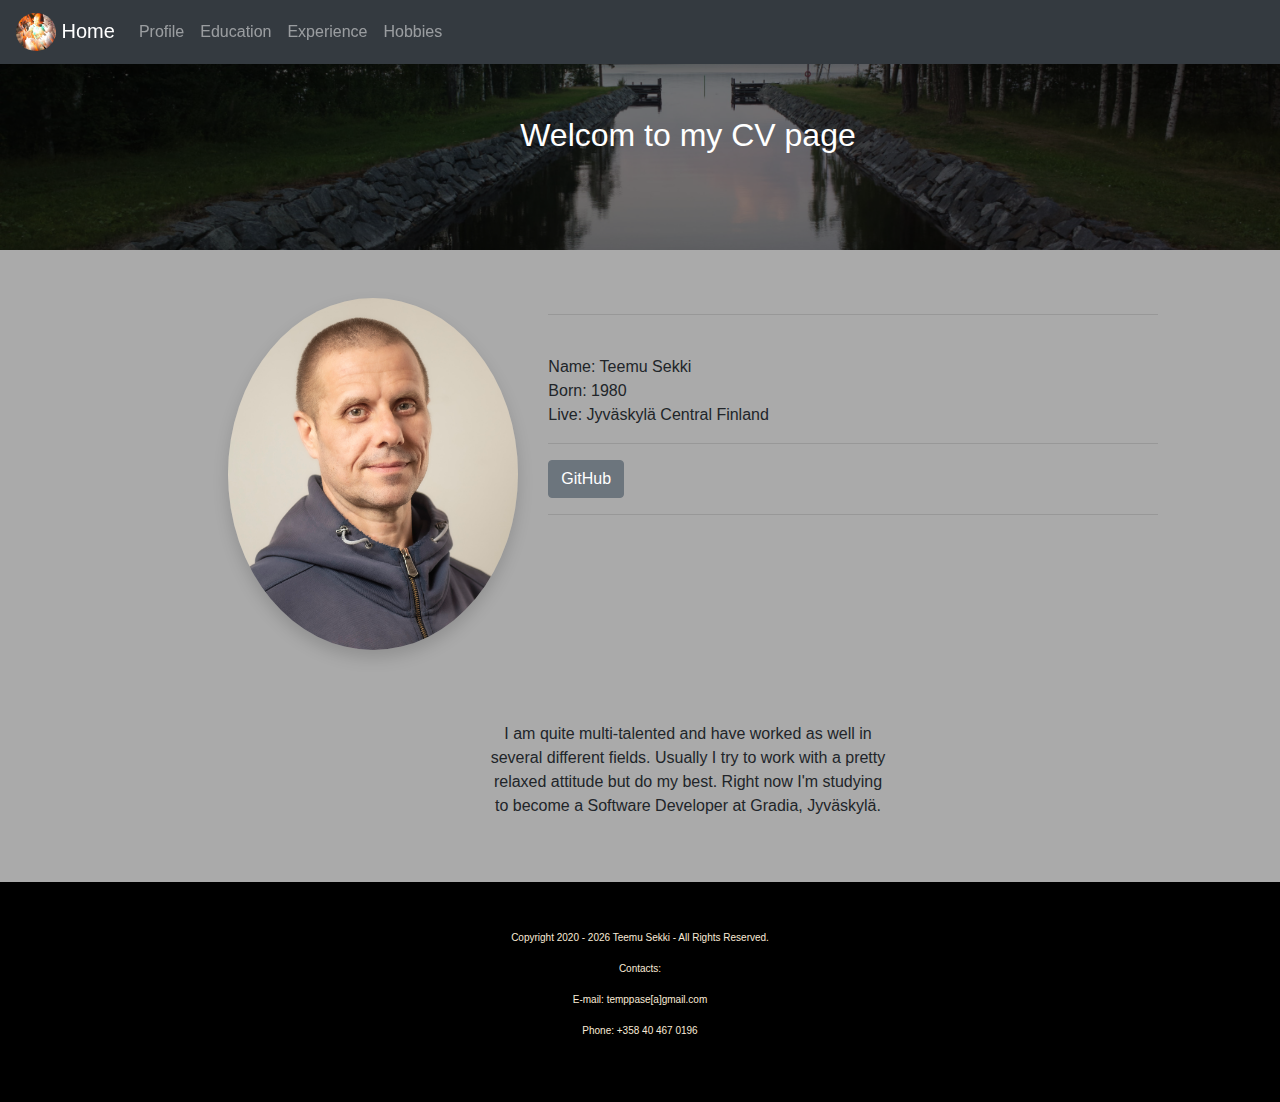
<file: index.html>
<!DOCTYPE html>

<html lang="fi">
    
    <head>
        <meta name="description" content="Web tutorial on my page">
        <meta name="author" content="Teemu Sekki">
        <meta charset="utf-8">
        <meta name="viewport" content="width=device-width, initial-scale=1">
        <link rel="stylesheet" href="assets/css/style.css" media="all">
        <link rel="stylesheet" href="https://maxcdn.bootstrapcdn.com/bootstrap/4.5.2/css/bootstrap.min.css" media="all">
        <script src="https://ajax.googleapis.com/ajax/libs/jquery/3.5.1/jquery.min.js"></script>
        <script src="https://cdnjs.cloudflare.com/ajax/libs/popper.js/1.16.0/umd/popper.min.js"></script>
        <script src="https://maxcdn.bootstrapcdn.com/bootstrap/4.5.2/js/bootstrap.min.js"></script>
        <script type="text/javascript" src="assets/js/functions.js"></script>
        <title>
            Home page
        </title>
    </head>
        
    <body class="bg-gray">
                    <!-- Navbar -->
                    <nav class="navbar navbar-expand-sm bg-dark fixed-top shadow navbar-dark">
                    <a class="navbar-brand" href="index.html"><img class="rounded-circle" alt="logo" src="assets/img/avatar.jpg" style="width:40px">
                        Home
                    </a>
                    <button class="navbar-toggler" type="button" data-toggle="collapse" data-target="#collapsibleNavbar">
                    <span class="navbar-toggler-icon"></span>
                    </button>
                    <div class="collapse navbar-collapse" id="collapsibleNavbar">
                    <ul class="navbar-nav">
                        <li class="nav-item">
                            <a class="nav-link" href="profile.html">Profile</a>
                        </li>
                        <li class="nav-item">
                            <a class="nav-link" href="education.html">Education</a>
                        </li>
                        <li class="nav-item">
                            <a class="nav-link" href="experience.html">Experience</a>
                        </li>
                        <li class="nav-item">
                            <a class="nav-link" href="hobbies.html">Hobbies</a>
                        </li>
                    </ul>
                    </div>  
                </nav>
            <!-- Header -->
            <div class="bg-img">
                <div class="overlay">
                    <div class="container-fluid">
                        <div class="row">
                            <div class="col-md-4"></div>
                            <div class="col-md-4 text-center text-white font-weight-bold m-5">
                                <h2 class="my-5">
                                    Welcom to my CV page
                                </h2>
                            </div>
                            <div class="col-md-4"></div>
                        </div>
                    </div>
                </div>
            </div>


<!-- Content -->
        <div class="container-fluid">
            <div class="row mt-5">
                <div class="col-2"></div>
                <div class="col-3">
                    <img src="assets/img/Sekki_Teemu_DSC_9841.jpg" class="img-fluid shadow rounded-circle" alt="Picture of me">
                </div>
                <div class="col-6">
                    <div>
                        <hr>
                        <br>
                        Name: Teemu Sekki <br>
                        Born: 1980 <br>
                        Live: Jyväskylä Central Finland<br><hr>
                        <a class="btn btn-secondary" href="https://github.com/temppase">GitHub</a>
                        
                    </div>
                   

                    <hr>
                </div>

            </div>
            <br>
            <div class="row">
                <div class="col-lg-4"></div>
                <div class="col-lg-4 text-center m-5">
                    <p>  
                        I am quite multi-talented and have 
                        worked as well in several different fields. 
                        Usually I try to work with a pretty relaxed attitude but do my best. 
                        Right now I'm studying to become a Software Developer at Gradia, Jyväskylä.
                    </p>
                </div>
                <div class="col-lg-4"></div>
            </div>
        </div>
        <!-- Footer -->
        <div class="container-fluid py-5 footer">
            <div class="col text-center">
                <p>Copyright 2020 - <span id="year">TEXT</span> Teemu Sekki - All Rights Reserved.</p>
                <p>Contacts: </p>
                <p>E-mail: temppase[a]gmail.com</p>
                <p>Phone: +358 40 467 0196</p>
            </div>
        </div>
    </body>
</html>
</file>
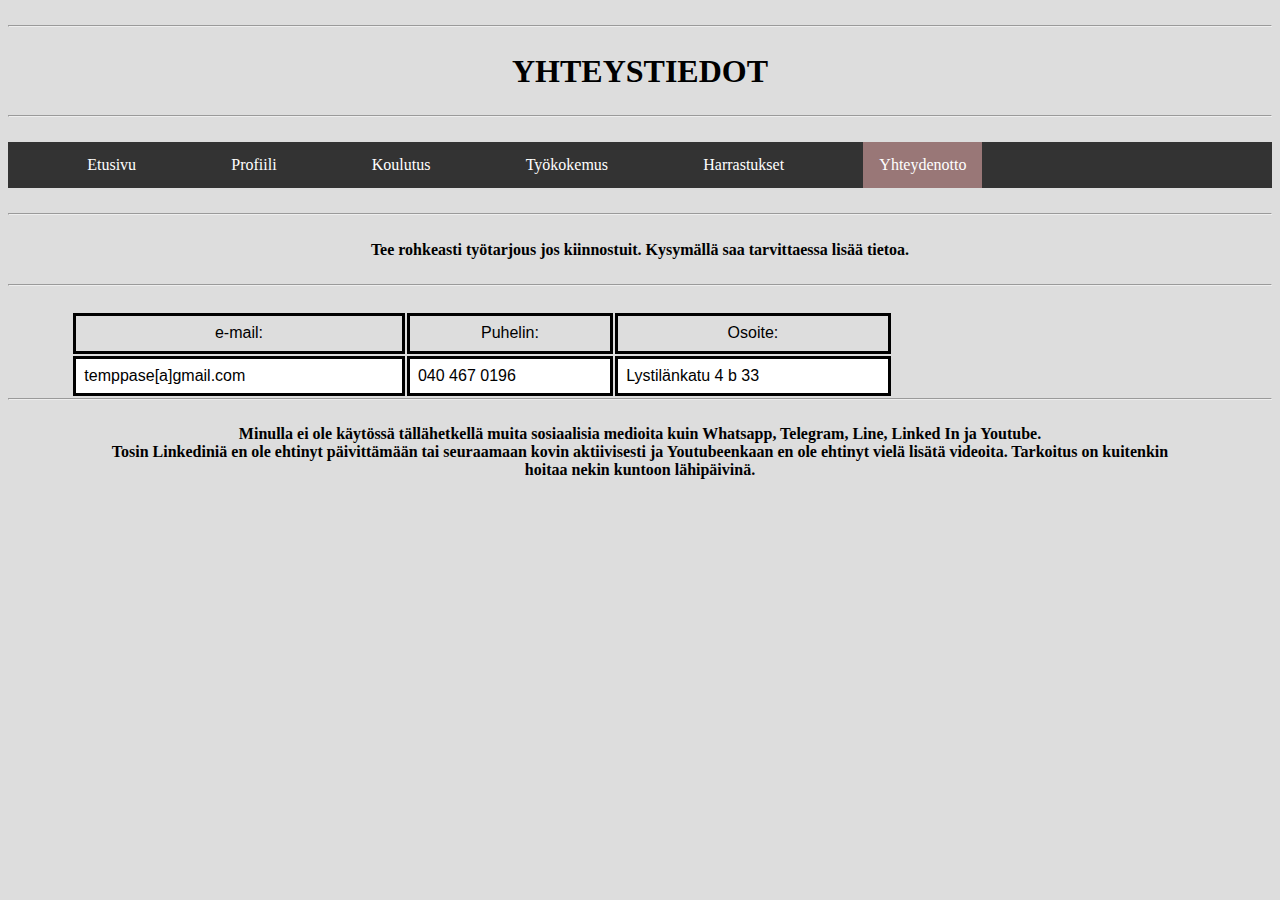
<file: contact.html>
<!DOCTYPE html>

<html lang="fi">
    
    <head>
        <meta name="viewport" content="width=device-width, initial-scale=1, initial-scale=1.0"/>
        <meta charset="utf-8"/>
        <meta name="description" content="Web tutorial on my page">
        <meta name="author" content="Teemu Sekki">

        <link rel="stylesheet" type="text/css" href="oma2.css"/>
        

       
     

        <title>Pages of Teemu</title>
    </head>
        
        <body>
        <main>
            <hr>
        <header>                        
                <h1>YHTEYSTIEDOT</h1>
        </header>
            <hr>
            <div>
            <ul>
                <li><a href="index.html">Etusivu</a></li>
                <li><a href="portfolio.html">Profiili</a></li>
                <li><a href="koulutus.html">Koulutus</a></li>
                <li><a href="performs.html">Työkokemus</a></li>
                <li><a href="gallery.html">Harrastukset</a></li>
                <li><a href="contact.html" class="active">Yhteydenotto</a></li>
            </ul>
            </div> 
            <hr>
               
            <h4>Tee rohkeasti työtarjous jos kiinnostuit. Kysymällä saa tarvittaessa lisää tietoa.</h4>
            <hr>
            <table>
            <tr>
              
                <td class="c">e-mail:</td>
                <td class="c">Puhelin:</td>
                <td class="c">Osoite:</td>
               
            </tr>
            <tr>
               
                <td class="w">temppase[a]gmail.com</td>
                <td class="w">040 467 0196</td>
                <td class="w">Lystilänkatu 4 b 33</td>

            </tr>
            </table>
            <hr>
            <h4>
                Minulla ei ole käytössä tällähetkellä muita sosiaalisia medioita kuin Whatsapp, Telegram, Line, Linked In ja Youtube.<br>
                Tosin Linkediniä en ole ehtinyt päivittämään tai seuraamaan kovin aktiivisesti ja Youtubeenkaan en ole ehtinyt vielä lisätä videoita. 
                Tarkoitus on kuitenkin hoitaa nekin kuntoon lähipäivinä.
            </h4>
            </main> 
                
        </body>
</html>
</file>
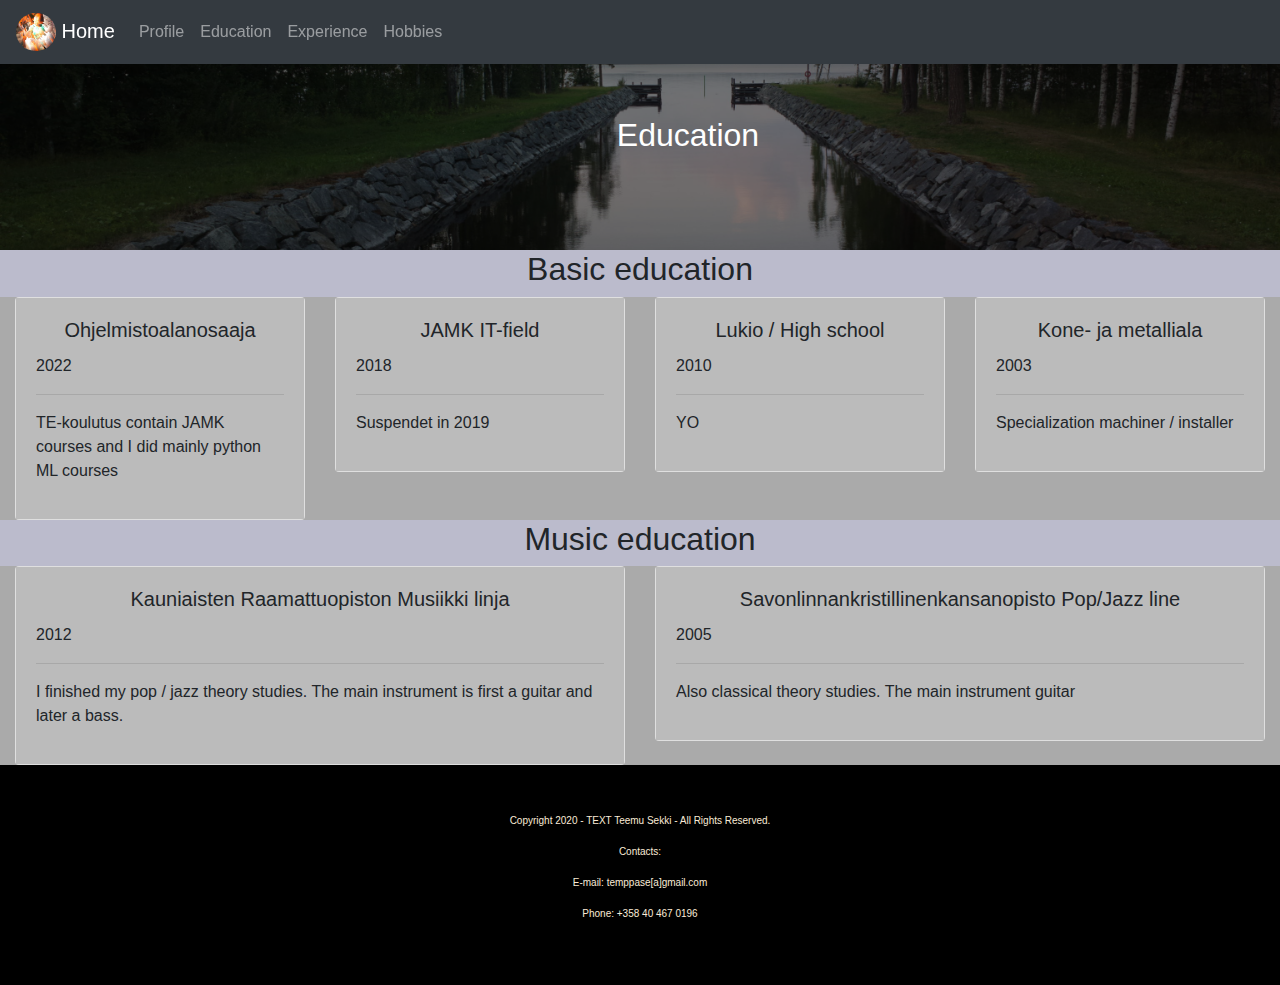
<file: education.html>
<!DOCTYPE html>

<html lang="fi">
    
    <head>
        <meta charset="utf-8">
        <meta name="description" content="Web tutorial on my page">
        <meta name="author" content="Teemu Sekki">
        <meta name="viewport" content="width=device-width, initial-scale=1">
        <link rel="stylesheet" href="assets/css/style.css">
        <link rel="stylesheet" href="https://maxcdn.bootstrapcdn.com/bootstrap/4.5.2/css/bootstrap.min.css">
        <script src="https://ajax.googleapis.com/ajax/libs/jquery/3.5.1/jquery.min.js"></script>
        <script src="https://cdnjs.cloudflare.com/ajax/libs/popper.js/1.16.0/umd/popper.min.js"></script>
        <script src="https://maxcdn.bootstrapcdn.com/bootstrap/4.5.2/js/bootstrap.min.js"></script>

        <title>Education</title>
    </head>
        
    <body class="bg-gray">
      <main>
                               
          
          <!-- Navbar -->
          <nav class="navbar navbar-expand-sm bg-dark fixed-top shadow navbar-dark">
            <a class="navbar-brand" href="index.html"><img class="rounded-circle" alt="logo" src="assets/img/avatar.jpg" style="width:40px">
                Home
            </a>
            <button class="navbar-toggler" type="button" data-toggle="collapse" data-target="#collapsibleNavbar">
            <span class="navbar-toggler-icon"></span>
            </button>
            <div class="collapse navbar-collapse" id="collapsibleNavbar">
            <ul class="navbar-nav">
                <li class="nav-item">
                    <a class="nav-link" href="profile.html">Profile</a>
                </li>
                <li class="nav-item">
                    <a class="nav-link" href="education.html">Education</a>
                </li>
                <li class="nav-item">
                    <a class="nav-link" href="experience.html">Experience</a>
                </li>
                <li class="nav-item">
                    <a class="nav-link" href="hobbies.html">Hobbies</a>
                </li>
            </ul>
            </div>  
        </nav>
    <!-- Header -->
    <div class="bg-img">
        <div class="overlay">
            <div class="container-fluid">
                <div class="row">
                    <div class="col-md-4"></div>
                    <div class="col-md-4 text-center text-white font-weight-bold m-5">
                        <h2 class="my-5">
                            Education
                        </h2>

                    </div>
                    <div class="col-md-4"></div>
                </div>
            </div>
        </div>
    </div>
<!-- Content -->
            <div class="container-fluid">
              <div class="row">
                <div class="col-12 text-center bg-heading">
                  <h2>Basic education</h2>
                </div>
                <div class="col-lg-3">
                  <div class="card">
                    <div class="card-body bg-light-gray">
                      <h5 class="card-title">Ohjelmistoalanosaaja</h5>
                      <p class="card-text">
                        2022<hr>
                        TE-koulutus contain JAMK courses and I did mainly python ML courses
                      </p>
                    </div>
                  </div>
                </div>
                <div class="col-lg-3">
                  <div class="card">
                    <div class="card-body bg-light-gray">
                      <h5 class="card-title">JAMK IT-field</h5>
                      <p class="card-text">
                        2018<hr>
                        Suspendet in 2019
                      </p>
                    </div>
                  </div>
                </div>
                <div class="col-lg-3">
                  <div class="card">
                    <div class="card-body bg-light-gray">
                      <h5 class="card-title">Lukio / High school</h5>
                      <p class="card-text">
                        2010<hr>
                        YO
                      </p>
                    </div>
                  </div>
                </div>
                <div class="col-lg-3">
                  <div class="card">
                    <div class="card-body bg-light-gray">
                      <h5 class="card-title">Kone- ja metalliala</h5>
                      <p class="card-text">
                        2003<hr>
                        Specialization machiner / installer
                      </p>
                    </div>
                  </div>
                </div>
                <div class="col-12 text-center bg-heading">
                  <h2>Music education</h2>
                </div>
                <div class="col-lg-6">
                  <div class="card">
                    <div class="card-body bg-light-gray">
                      <h5 class="card-title">Kauniaisten Raamattuopiston Musiikki linja</h5>
                      <p class="card-text">
                        2012<hr>
                        I finished my pop / jazz theory studies. The main instrument is first a guitar and later a bass.
                      </p>
                    </div>
                  </div>
                </div>
                <div class="col-lg-6">
                  <div class="card">
                    <div class="card-body bg-light-gray">
                      <h5 class="card-title">Savonlinnankristillinenkansanopisto Pop/Jazz line</h5>
                      <p class="card-text">
                        2005<hr>
                        Also classical theory studies. The main instrument guitar
                      </p>
                    </div>
                  </div>
                </div>




                <br>
              </div>
            </div>


           <!-- Footer -->
           <div class="container-fluid py-5 footer">
              <div class="col text-center">
                  <p>Copyright 2020 - <span id="year">TEXT</span> Teemu Sekki - All Rights Reserved.</p>
                  <p>Contacts: </p>
                  <p>E-mail: temppase[a]gmail.com</p>
                  <p>Phone: +358 40 467 0196</p>
              </div>
            </div>
      </main>
    </body>
</html>
</file>
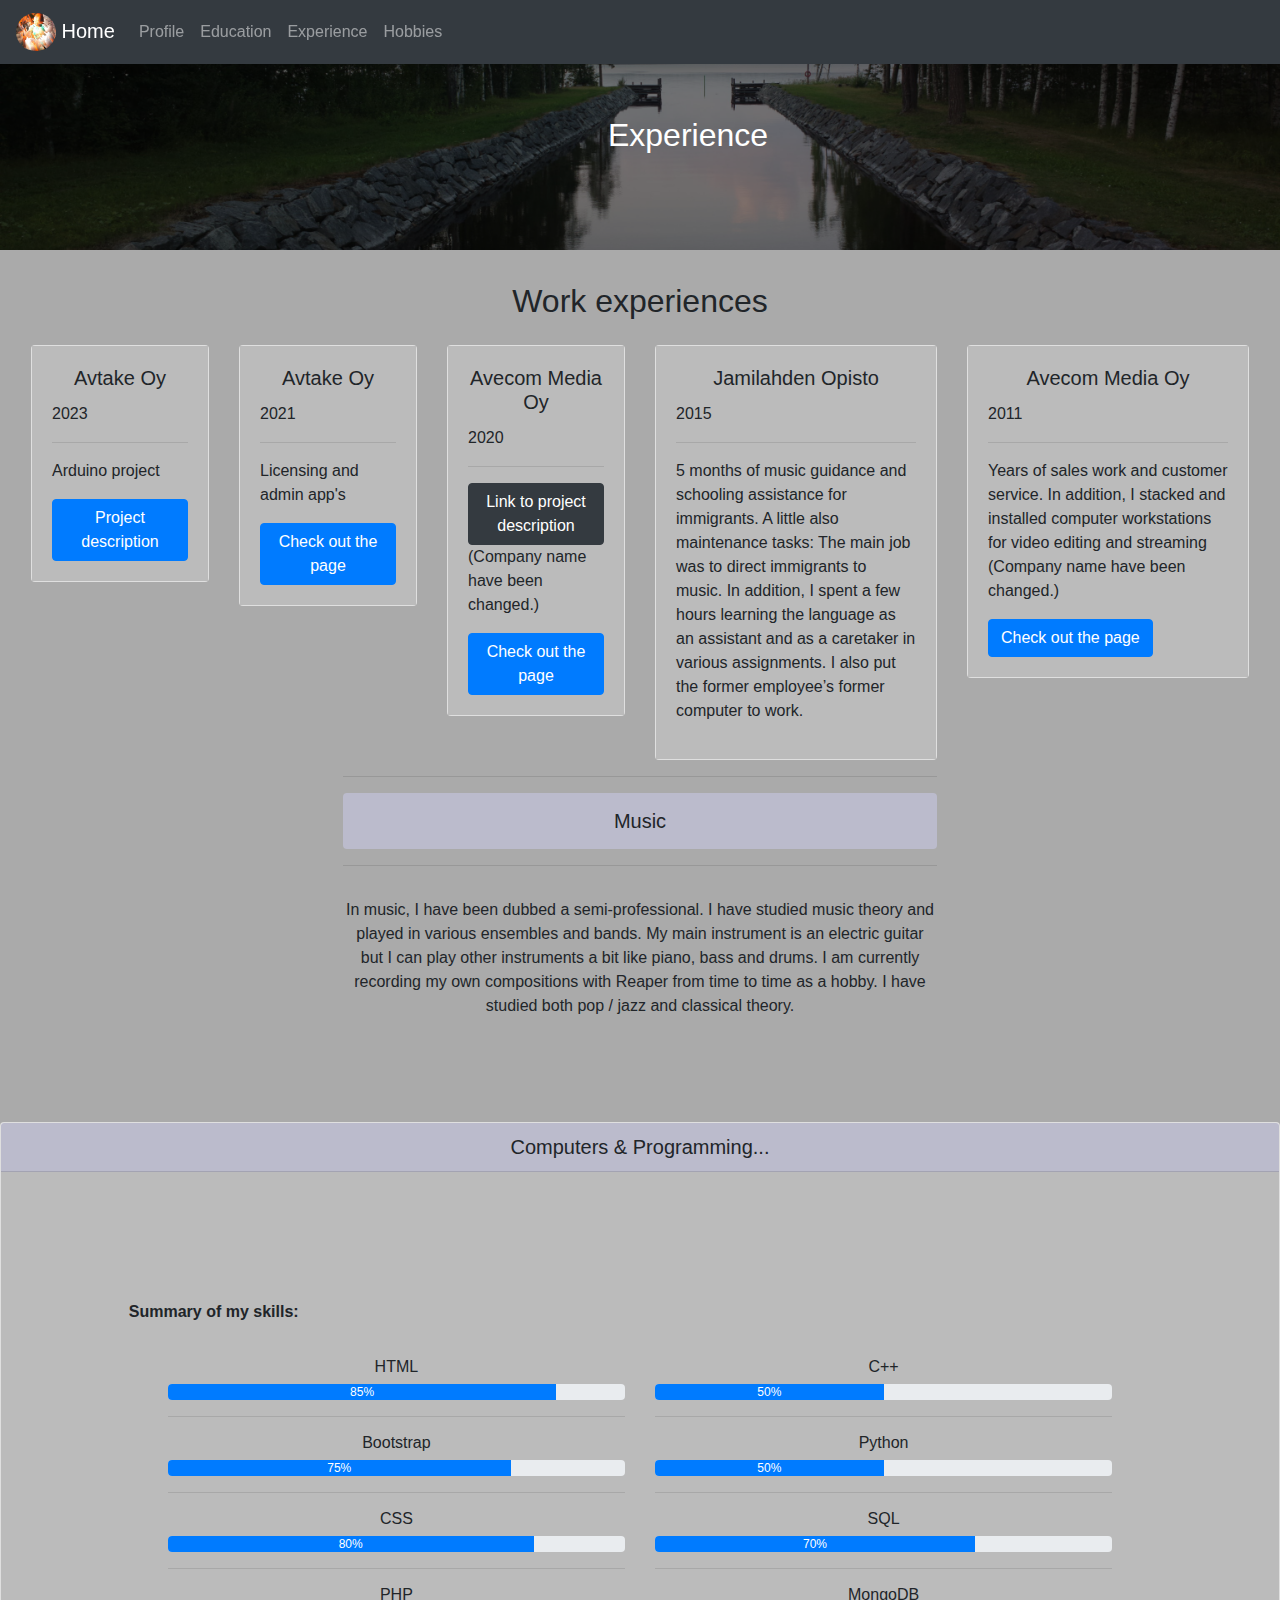
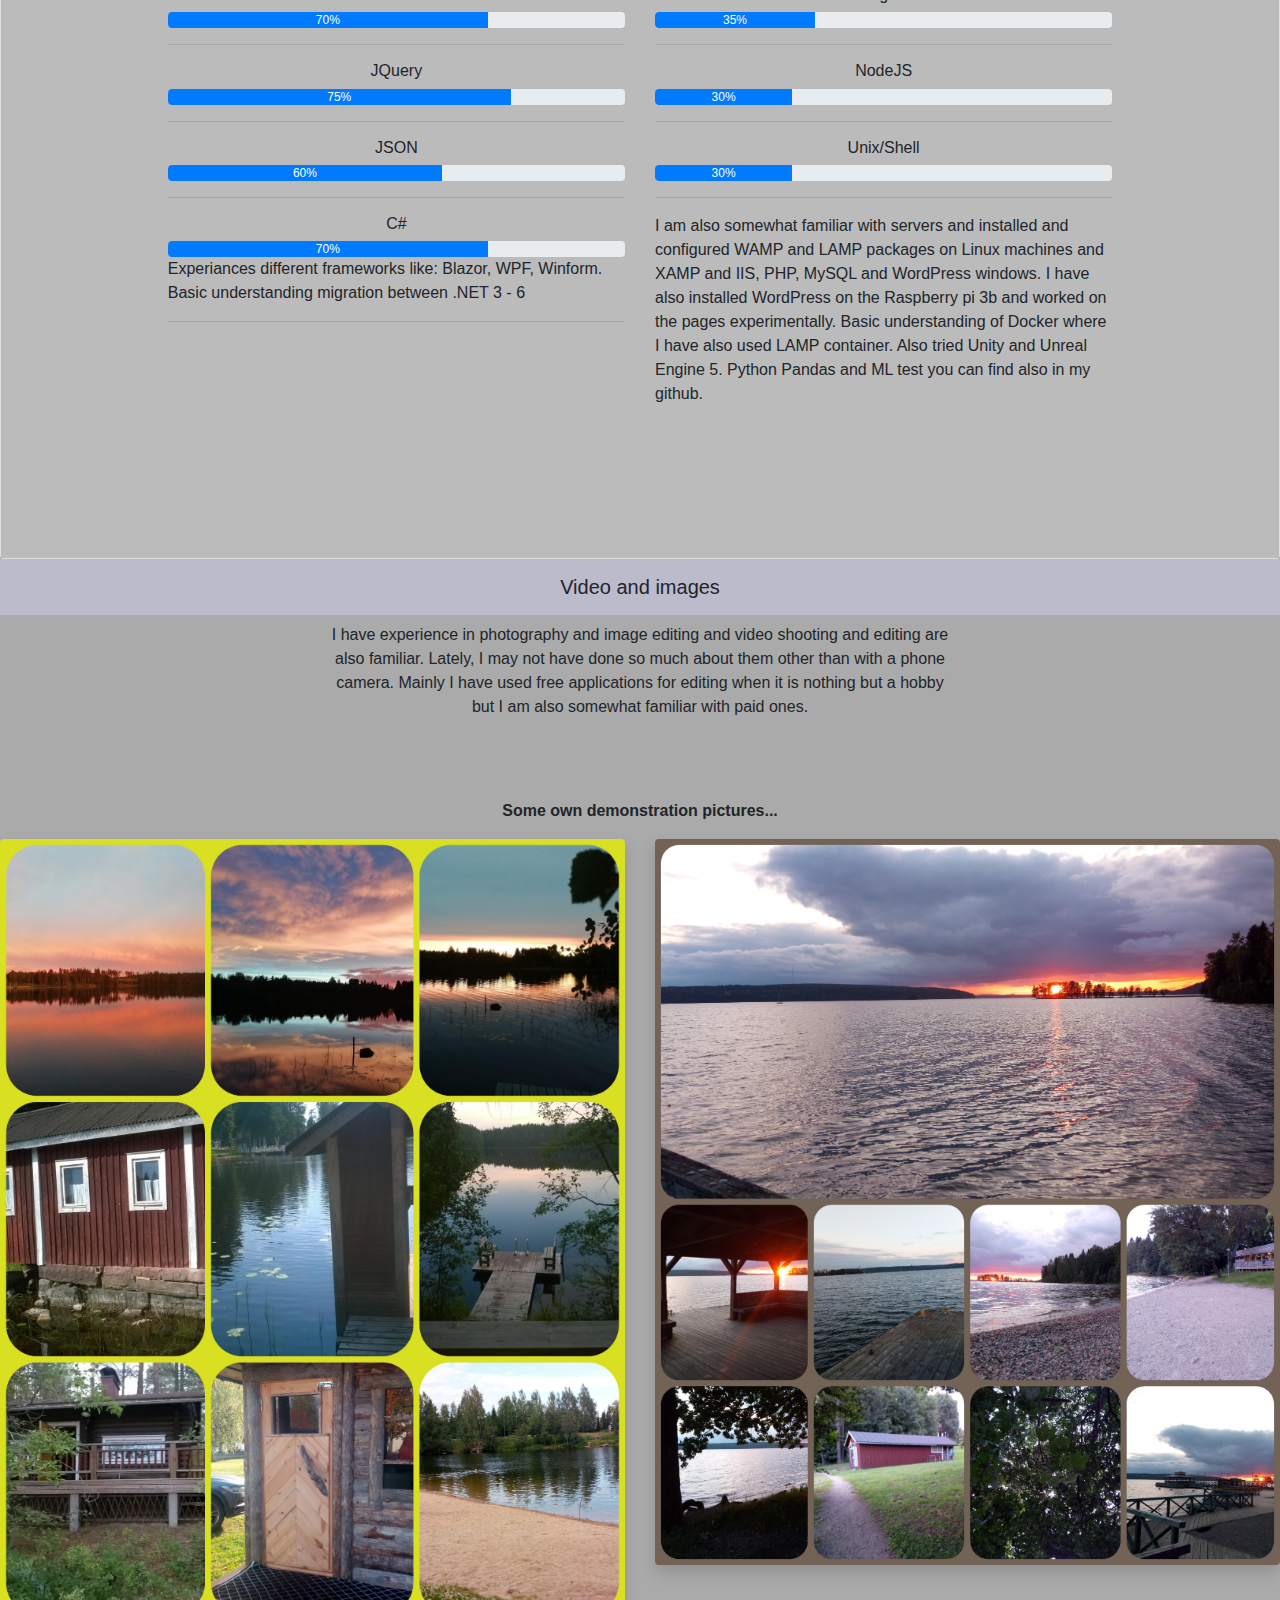
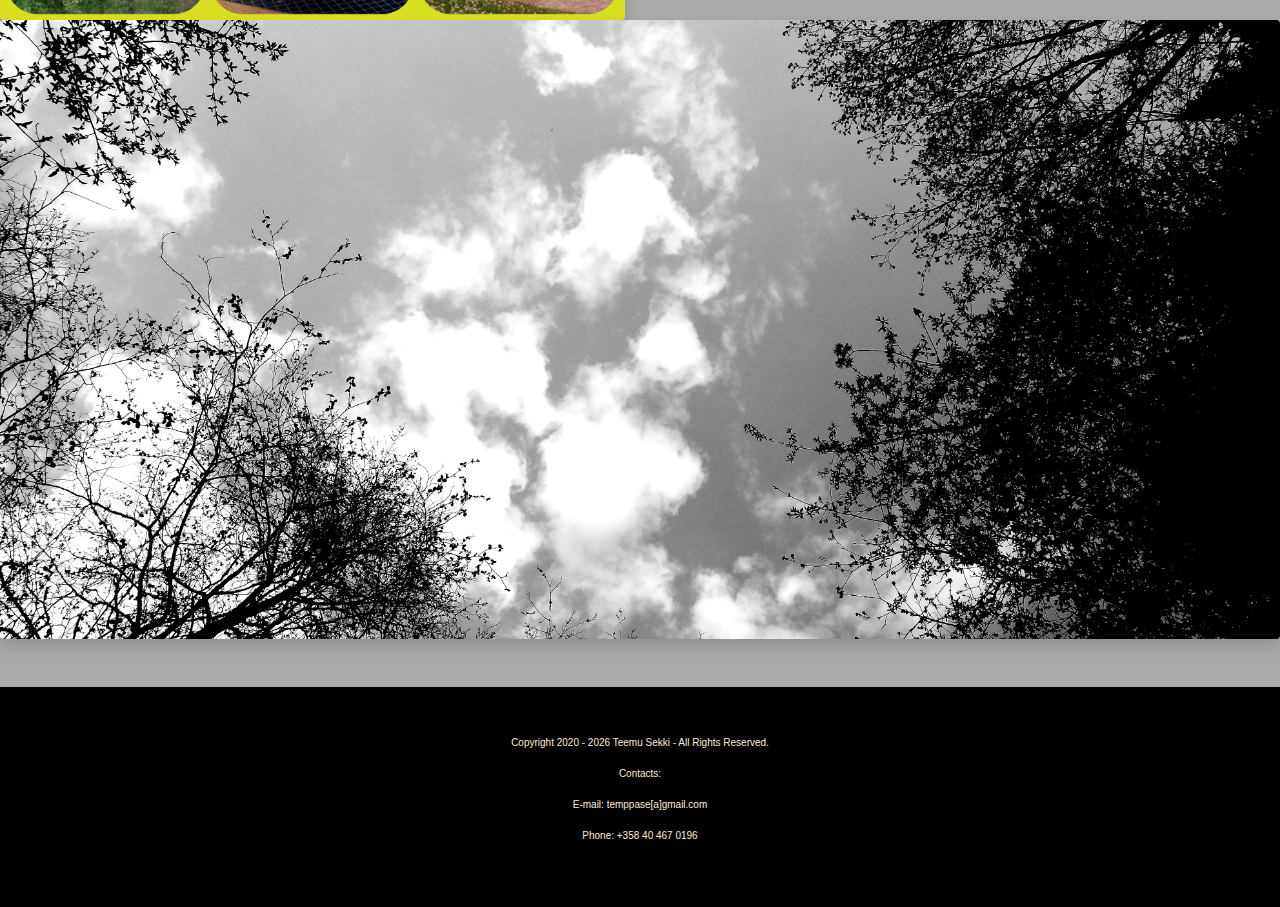
<file: experience.html>
<!DOCTYPE html>

<html lang="fi">
    
    <head>
        <meta name="description" content="Web tutorial on my page">
        <meta name="author" content="Teemu Sekki">
        <meta charset="utf-8">
        <meta name="viewport" content="width=device-width, initial-scale=1">
        <link rel="stylesheet" href="assets/css/style.css">
        <link rel="stylesheet" href="https://maxcdn.bootstrapcdn.com/bootstrap/4.5.2/css/bootstrap.min.css">
        <script src="https://ajax.googleapis.com/ajax/libs/jquery/3.5.1/jquery.min.js"></script>
        <script src="https://cdnjs.cloudflare.com/ajax/libs/popper.js/1.16.0/umd/popper.min.js"></script>
        <script src="https://maxcdn.bootstrapcdn.com/bootstrap/4.5.2/js/bootstrap.min.js"></script>
        <script type="text/javascript" src="assets/js/functions.js"></script>
        <title>Experiences</title>
    </head>
        
    <body class="bg-gray">
      <main>
                <!-- Navbar -->
                <nav class="navbar navbar-expand-sm bg-dark fixed-top shadow navbar-dark">
                  <a class="navbar-brand" href="index.html"><img class="rounded-circle" alt="logo" src="assets/img/avatar.jpg" style="width:40px">
                      Home
                  </a>
                  <button class="navbar-toggler" type="button" data-toggle="collapse" data-target="#collapsibleNavbar">
                  <span class="navbar-toggler-icon"></span>
                  </button>
                  <div class="collapse navbar-collapse" id="collapsibleNavbar">
                  <ul class="navbar-nav">
                      <li class="nav-item">
                          <a class="nav-link" href="profile.html">Profile</a>
                      </li>
                      <li class="nav-item">
                          <a class="nav-link" href="education.html">Education</a>
                      </li>
                      <li class="nav-item">
                          <a class="nav-link" href="experience.html">Experience</a>
                      </li>
                      <li class="nav-item">
                          <a class="nav-link" href="hobbies.html">Hobbies</a>
                      </li>
                  </ul>
                  </div>  
              </nav>
          <!-- Header -->
          <div class="bg-img">
              <div class="overlay">
                  <div class="container-fluid">
                      <div class="row">
                          <div class="col-md-4"></div>
                          <div class="col-md-4 text-center text-white font-weight-bold m-5">
                              <h2 class="my-5">
                                  Experience
                              </h2>
                          </div>
                          <div class="col-md-4"></div>
                      </div>
                  </div>
              </div>
          </div>
          <!-- Content -->

            <div class="container-fluid">
              <div class="row p-3">
                <div class="col-12">
                  <h2 class="p-3">Work experiences</h2>
                </div>
                <div class="col-lg-2">
                    <div class="card">
                      <div class="card-body bg-light-gray">
                        <h5 class="card-title">Avtake Oy</h5>
                        <p class="card-text">
                          2023<hr>
                          Arduino project
                        </p>
                        <a href="https://temppase.github.io/Arduino-Project-Page/" class="btn btn-primary">Project description</a>
                      </div>
                    </div>
                  </div>
                  <div class="col-lg-2">
                    <div class="card">
                      <div class="card-body bg-light-gray">
                        <h5 class="card-title">Avtake Oy</h5>
                        <p class="card-text">
                          2021<hr>
                          Licensing and admin app's
                        </p>
                        <a href="https://www.avtake.com/" class="btn btn-primary">Check out the page</a>
                      </div>
                    </div>
                  </div>
                  <div class="col-lg-2">
                    <div class="card">
                      <div class="card-body bg-light-gray">
                        <h5 class="card-title">Avecom Media Oy</h5>
                        <p class="card-text">
                          2020<hr>
                          <a class="btn btn-dark" href="https://temppase.github.io/Blazor-Erps-Communication/">Link to project description</a><br>
                          (Company name have been changed.)
                        </p>
                        <a href="https://avecom.suomilammi.fi/" class="btn btn-primary">Check out the page</a>
                      </div>
                    </div>
                  </div>
                  <div class="col-lg-3">
                    <div class="card">
                      <div class="card-body bg-light-gray">
                        <h5 class="card-title">Jamilahden Opisto</h5>
                        <p class="card-text">
                          2015<hr>
                          5 months of music guidance and schooling assistance for immigrants. A little also maintenance tasks: 
                          The main job was to direct immigrants to music. In addition, I spent a few hours learning the language as an assistant 
                          and as a caretaker in various assignments. I also put the former employee’s former computer to work.
                        </p>
                      </div>
                    </div>
                  </div>
                  <div class="col-lg-3">
                    <div class="card">
                      <div class="card-body bg-light-gray">
                        <h5 class="card-title">Avecom Media Oy</h5>
                        <p class="card-text">
                          2011<hr>
                          Years of sales work and customer service. In addition, I stacked and installed computer workstations for 
                          video editing and streaming<br>
                          (Company name have been changed.)
                        </p>
                        <a href="https://avecom.suomilammi.fi/" class="btn btn-primary">Check out the page</a>
                      </div>
                    </div>
                  </div>
                  <div class="col-lg-3"></div>
                <div class="col-lg-6 text-center">
                  <hr>
                  <h5 class="bg-heading rounded p-3">
                    Music
                </h5>
             <hr>
                <div class="py-3">
                  In music, I have been dubbed a semi-professional. 
                  I have studied music theory and played in various ensembles and bands. 
                  My main instrument is an electric guitar but I can play other instruments a bit like piano, bass and drums. 
                  I am currently recording my own compositions with Reaper from time to time as a hobby. 
                  I have studied both pop / jazz and classical theory.
                </div>
                </div>
              </div>
              <br>
            </div>
                      <br><br>
                <div class="card">
                  <div class="card-header text-center" id="headingOne"  style="background-color: #bbc;">
                    <h5 class="mb-0">  
                        Computers & Programming...
                    </h5>
                  </div>
                    <div class="card-body" style="background-color: #bbb; padding: 10%;">
                      <b>Summary of my skills: </b>
                      <div class="row m-4">
                        <div class="col-lg-6">
                          <h6 style="margin-top:2%;">HTML</h6>
                          <div class="progress">
                            <div class="progress-bar" role="progressbar" aria-valuenow="80" aria-valuemin="0" aria-valuemax="100" style="width:85%">
                              85%
                            </div>
                          </div><hr>
                          <h6 style="margin-top:2%;">Bootstrap</h6>
                          <div class="progress">
                            <div class="progress-bar" role="progressbar" aria-valuenow="50" aria-valuemin="0" aria-valuemax="100" style="width:75%">
                              75%
                            </div>
                          </div><hr>
                          <h6 style="margin-top:2%;">CSS</h6>
                          <div class="progress">
                            <div class="progress-bar" role="progressbar" aria-valuenow="70" aria-valuemin="0" aria-valuemax="100" style="width:80%">
                              80%
                            </div>
                          </div><hr>
                          <h6 style="margin-top:2%;">PHP</h6>
                          <div class="progress">
                            <div class="progress-bar" role="progressbar" aria-valuenow="40" aria-valuemin="0" aria-valuemax="100" style="width:70%">
                              70%
                            </div>
                          </div><hr>
                          <h6 style="margin-top:2%;">JQuery</h6>
                          <div class="progress">
                            <div class="progress-bar" role="progressbar" aria-valuenow="30" aria-valuemin="0" aria-valuemax="100" style="width:75%">
                              75%
                            </div>
                          </div><hr>
                            <h6 style="margin-top:2%;">JSON</h6>
                          <div class="progress">
                            <div class="progress-bar" role="progressbar" aria-valuenow="30" aria-valuemin="0" aria-valuemax="100" style="width:60%">
                              60%
                            </div>
                          </div><hr>
                          <h6 style="margin-top:2%;">C#</h6>
                          <div class="progress">
                            <div class="progress-bar" role="progressbar" aria-valuenow="50" aria-valuemin="0" aria-valuemax="100" style="width:70%">
                              70%
                            </div>
 
                          </div><p>Experiances different frameworks like: Blazor, WPF, Winform. Basic understanding migration between .NET 3 - 6</p><hr>
                        </div>
                        <div class="col-lg-6">
                          <h6 style="margin-top:2%;">C++</h6>
                          <div class="progress">
                            <div class="progress-bar" role="progressbar" aria-valuenow="20" aria-valuemin="0" aria-valuemax="100" style="width:50%">
                              50%
                            </div>
                          </div><hr>
                          <h6 style="margin-top:2%;">Python</h6>
                          <div class="progress">
                            <div class="progress-bar" role="progressbar" aria-valuenow="30" aria-valuemin="0" aria-valuemax="100" style="width:50%">
                              50%
                            </div>
                          </div><hr>
                            <h6 style="margin-top:2%;">SQL</h6>
                          <div class="progress">
                            <div class="progress-bar" role="progressbar" aria-valuenow="30" aria-valuemin="0" aria-valuemax="100" style="width:70%">
                              70%
                            </div>
                          </div><hr>
                            <h6 style="margin-top:2%;">MongoDB</h6>
                          <div class="progress">
                            <div class="progress-bar" role="progressbar" aria-valuenow="30" aria-valuemin="0" aria-valuemax="100" style="width:35%">
                              35%
                            </div>
                          </div><hr>
                            <h6 style="margin-top:2%;">NodeJS</h6>
                          <div class="progress">
                            <div class="progress-bar" role="progressbar" aria-valuenow="30" aria-valuemin="0" aria-valuemax="100" style="width:30%">
                              30%
                            </div>
                          </div><hr>
                          <h6 style="margin-top:2%;">Unix/Shell</h6>
                          <div class="progress">
                            <div class="progress-bar" role="progressbar" aria-valuenow="30" aria-valuemin="0" aria-valuemax="100" style="width:30%">
                              30%
                            </div>
                          </div><hr>
                          I am also somewhat familiar with servers and installed and configured WAMP and LAMP packages on Linux machines and XAMP and IIS, PHP, MySQL and WordPress windows. 
                          I have also installed WordPress on the Raspberry pi 3b and worked on the pages experimentally. Basic understanding of 
                            Docker where I have also used LAMP container. Also tried Unity and Unreal Engine 5. Python Pandas and ML test you can find also in my github.
                        </div>
                      </div>
                      </div>
                </div>
                <div class="row">

                  <div class="col-12">
                    <h5 class="p-3 bg-heading ">
                      Video and images
                  </h5>
                  </div>
                  <div class="col-lg-3"></div>
                  <div class="col-lg-6 text-center">

                  <p>
                    I have experience in photography and image editing and video shooting and editing are also familiar. 
                    Lately, I may not have done so much about them other than with a phone camera. 
                    Mainly I have used free applications for editing when it is nothing but a hobby but I am also somewhat familiar with paid ones.
                  </p>
                  </div>
                </div>

                      

                    <div class="row my-5">
                      <div class="col-lg-12 p-3 text-center">
                        <b>Some own demonstration pictures...</b>
                      </div>

                        <div class="col-lg-6">
                          <img src="assets/img/kol1.jpg" class="img-fluid shadow rounded" alt="Collase-1">
                        </div>
                        <div class="col-lg-6">
                          <img src="assets/img/kol2.jpg" class="img-fluid shadow rounded" alt="Collase-2">
                        </div>
                        <div class="col-lg-12">
                          <img src="assets/img/darkskies.jpg" class="img-fluid shadow rounded" alt="Dark Skies">
                        </div>
                    </div>
                
                <!-- Footer -->
                <div class="container-fluid py-5 footer">
                  <div class="col text-center">
                      <p>Copyright 2020 - <span id="year">TEXT</span> Teemu Sekki - All Rights Reserved.</p>
                      <p>Contacts: </p>
                      <p>E-mail: temppase[a]gmail.com</p>
                      <p>Phone: +358 40 467 0196</p>
                  </div>
                </div>
      </main>
    </body>
</html>
</file>
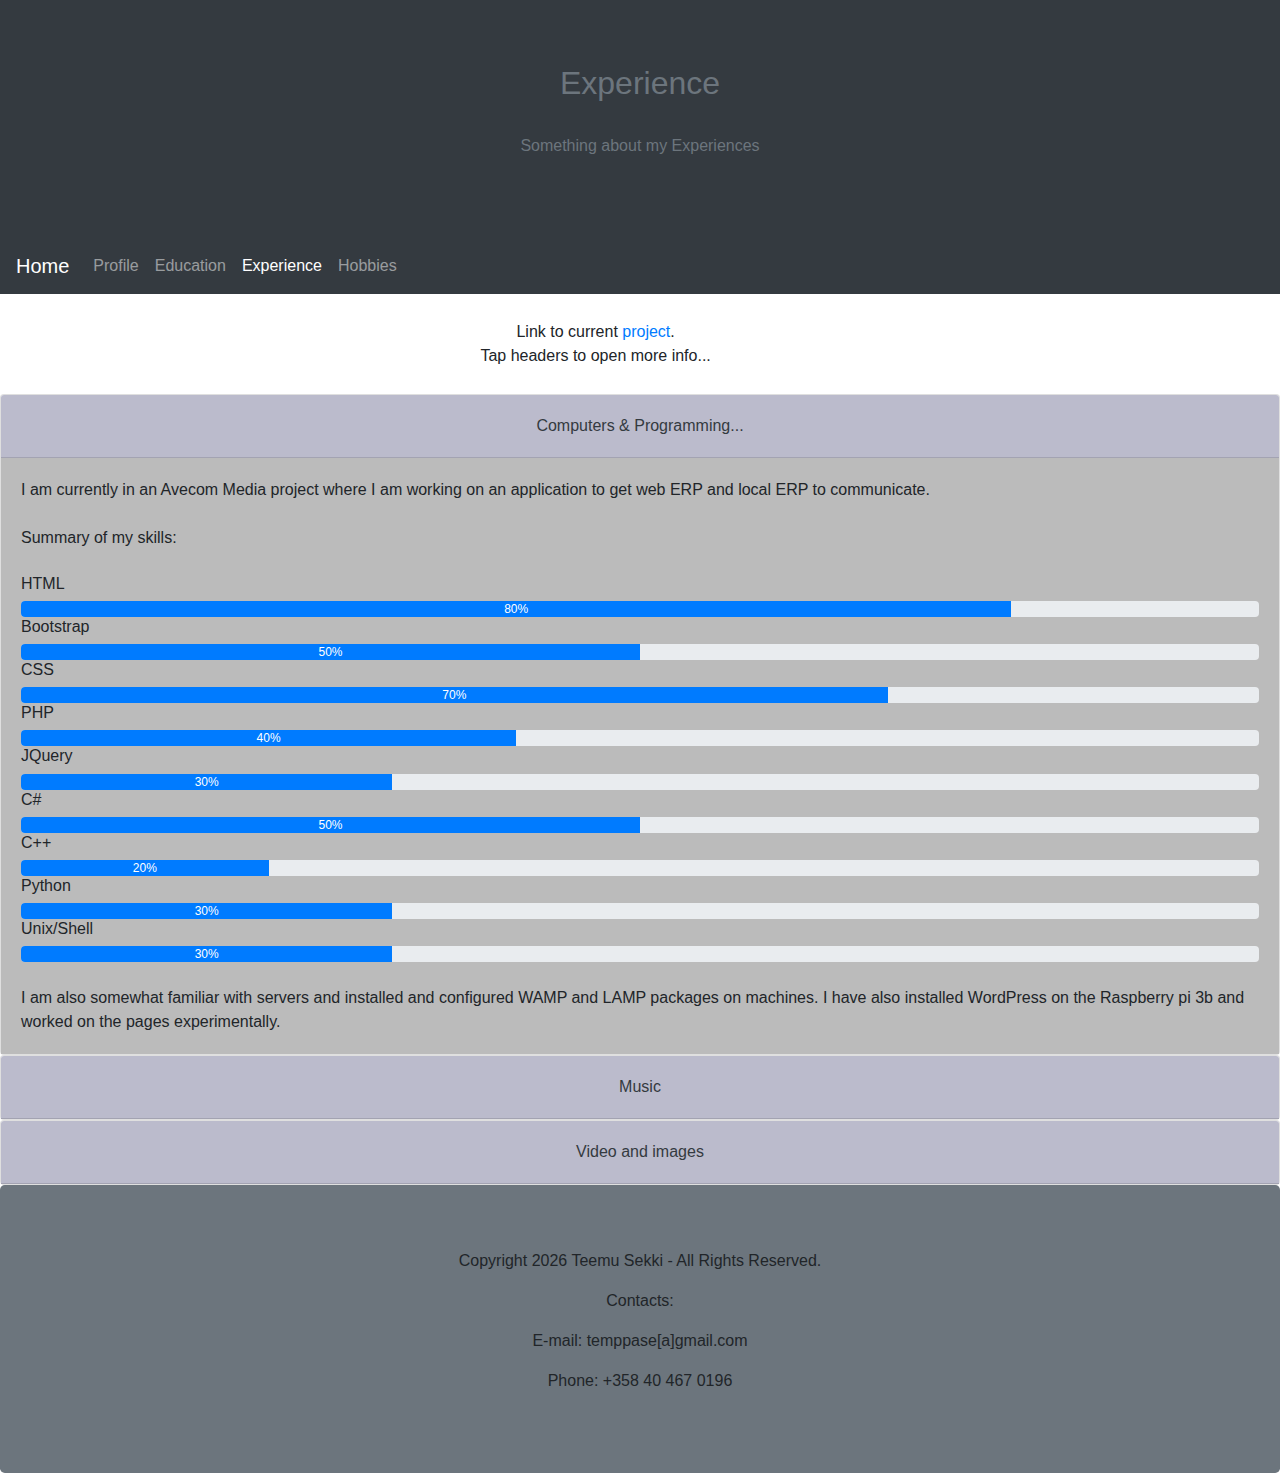
<file: experiense.html>
<!DOCTYPE html>

<html lang="fi">
    
    <head>
        <meta name="viewport" content="width=device-width, initial-scale=1, initial-scale=1.0"/>
        <meta charset="utf-8"/>
        <meta name="description" content="Web tutorial on my page">
        <meta name="author" content="Teemu Sekki">
        <meta charset="utf-8">
        <meta name="viewport" content="width=device-width, initial-scale=1">
        <link rel="stylesheet" href="https://maxcdn.bootstrapcdn.com/bootstrap/4.5.2/css/bootstrap.min.css">
        <script src="https://ajax.googleapis.com/ajax/libs/jquery/3.5.1/jquery.min.js"></script>
        <script src="https://cdnjs.cloudflare.com/ajax/libs/popper.js/1.16.0/umd/popper.min.js"></script>
        <script src="https://maxcdn.bootstrapcdn.com/bootstrap/4.5.2/js/bootstrap.min.js"></script>
        <script type="text/javascript">
            var currentYear = (new Date).getFullYear();
            $(document).ready(function() {
            $("#year").text( (new Date).getFullYear() );
            });
          </script>

        <title>Experiences</title>
    </head>
        
    <body>
        <main> 
            <div class="jumbotron jumbotron-fluid bg-dark text-muted text-center" style="margin-bottom:0">
                <h2>
                    Experience
                </h2>
                <br>
                <p>Something about my Experiences</p>

            </div>                        

            <nav class="navbar navbar-expand-sm bg-dark navbar-dark">
                <a class="navbar-brand" href="index.html">Home</a>
                <button class="navbar-toggler" type="button" data-toggle="collapse" data-target="#collapsibleNavbar">
                  <span class="navbar-toggler-icon"></span>
                </button>
                <div class="collapse navbar-collapse" id="collapsibleNavbar">
                  <ul class="navbar-nav">
                      <li class="nav-item">
                          <a class="nav-link" href="profile.html">Profile</a>
                      </li>
                      <li class="nav-item">
                          <a class="nav-link" href="education.html">Education</a>
                      </li>
                      <li class="nav-item">
                          <a class="nav-link active" href="experiense.html">Experience</a>
                      </li>
                      <li class="nav-item">
                          <a class="nav-link" href="hobbies.html">Hobbies</a>
                      </li>
                  </ul>
                </div>  
            </nav>
            <div class="container text-center" style="margin: 2%;">
              Link to current <a href="https://temppase.github.io/Blazor-Erps-Communication/">project</a>.<br>
              Tap headers to open more info...</div>
            <div id="accordion">
                <div class="card">
                  <div class="card-header text-center" id="headingOne"  style="background-color: #bbc;">
                    <h5 class="mb-0">
                      <button class="btn btn-link  text-dark" data-toggle="collapse" data-target="#collapseOne" aria-expanded="true" aria-controls="collapseOne">
                        Computers & Programming...
                      </button>
                    </h5>
                  </div>
              
                  <div id="collapseOne" class="collapse show" aria-labelledby="headingOne" data-parent="#accordion">
                    <div class="card-body" style="background-color: #bbb;">
                      I am currently in an Avecom Media project where I am working on an application to get web ERP and local ERP to communicate. <br><br>
                      Summary of my skills: <br><br>
                      <h6>HTML</h6>
                      <div class="progress">
                        <div class="progress-bar" role="progressbar" aria-valuenow="80" aria-valuemin="0" aria-valuemax="100" style="width:80%">
                          80%
                        </div>
                      </div>
                      <h6>Bootstrap</h6>
                      <div class="progress">
                        <div class="progress-bar" role="progressbar" aria-valuenow="50" aria-valuemin="0" aria-valuemax="100" style="width:50%">
                          50%
                        </div>
                      </div>
                      <h6>CSS</h6>
                      <div class="progress">
                        <div class="progress-bar" role="progressbar" aria-valuenow="70" aria-valuemin="0" aria-valuemax="100" style="width:70%">
                          70%
                        </div>
                      </div>
                      <h6>PHP</h6>
                      <div class="progress">
                        <div class="progress-bar" role="progressbar" aria-valuenow="40" aria-valuemin="0" aria-valuemax="100" style="width:40%">
                          40%
                        </div>
                      </div>
                      <h6>JQuery</h6>
                      <div class="progress">
                        <div class="progress-bar" role="progressbar" aria-valuenow="30" aria-valuemin="0" aria-valuemax="100" style="width:30%">
                          30%
                        </div>
                      </div>
                      <h6>C#</h6>
                      <div class="progress">
                        <div class="progress-bar" role="progressbar" aria-valuenow="50" aria-valuemin="0" aria-valuemax="100" style="width:50%">
                          50%
                        </div>
                      </div>
                      <h6>C++</h6>
                      <div class="progress">
                        <div class="progress-bar" role="progressbar" aria-valuenow="20" aria-valuemin="0" aria-valuemax="100" style="width:20%">
                          20%
                        </div>
                      </div>
                      <h6>Python</h6>
                      <div class="progress">
                        <div class="progress-bar" role="progressbar" aria-valuenow="30" aria-valuemin="0" aria-valuemax="100" style="width:30%">
                          30%
                        </div>
                      </div>
                      <h6>Unix/Shell</h6>
                      <div class="progress">
                        <div class="progress-bar" role="progressbar" aria-valuenow="30" aria-valuemin="0" aria-valuemax="100" style="width:30%">
                          30%
                        </div>
                      </div><br>
                      I am also somewhat familiar with servers and installed and configured WAMP and LAMP packages on machines. 
                      I have also installed WordPress on the Raspberry pi 3b and worked on the pages experimentally.
                    </div>
                  </div>
                </div>
                <div class="card">
                  <div class="card-header text-center" id="headingTwo" style="background-color: #bbc;">
                    <h5 class="mb-0">
                      <button class="btn btn-link text-dark collapsed" data-toggle="collapse" data-target="#collapseTwo" aria-expanded="false" aria-controls="collapseTwo">
                        Music
                      </button>
                    </h5>
                  </div>
                  <div id="collapseTwo" class="collapse" aria-labelledby="headingTwo" data-parent="#accordion">
                    <div class="card-body" style="background-color: #bbb;">
                      In music, I have been dubbed a semi-professional. 
                      I have studied music theory and played in various ensembles and bands. 
                      My main instrument is an electric guitar but I can play other instruments a bit like piano, bass and drums. 
                      I am currently recording my own compositions with Reaper from time to time as a hobby. 
                      I have studied both pop / jazz and classical theory.
                    </div>
                  </div>
                </div>
                <div class="card">
                  <div class="card-header text-center" id="headingThree"  style="background-color: #bbc;">
                    <h5 class="mb-0">
                      <button class="btn btn-link text-dark collapsed" data-toggle="collapse" data-target="#collapseThree" aria-expanded="false" aria-controls="collapseThree">
                        Video and images
                      </button>
                    </h5>
                  </div>
                  <div id="collapseThree" class="collapse" aria-labelledby="headingThree" data-parent="#accordion">
                    <div class="card-body"  style="background-color: #bbb;">
                      I have experience in photography and image editing and video shooting and editing are also familiar. 
                      Lately, I may not have done so much about them other than with a phone camera. 
                      Mainly I have used free applications for editing when it is nothing but a hobby but I am also somewhat familiar with paid ones.
                    </div>
                  </div>
                </div>
              </div>


           <div class="jumbotron text-center bg-secondary" style="margin-bottom:0">
                
            <p>Copyright <span id="year">TEXT</span> Teemu Sekki - All Rights Reserved.</p>
            <p>Contacts: </p>
            <p>E-mail: temppase[a]gmail.com</p>
            <p>Phone: +358 40 467 0196</p>
        </div>
        </main>
    </body>
</html>
</file>
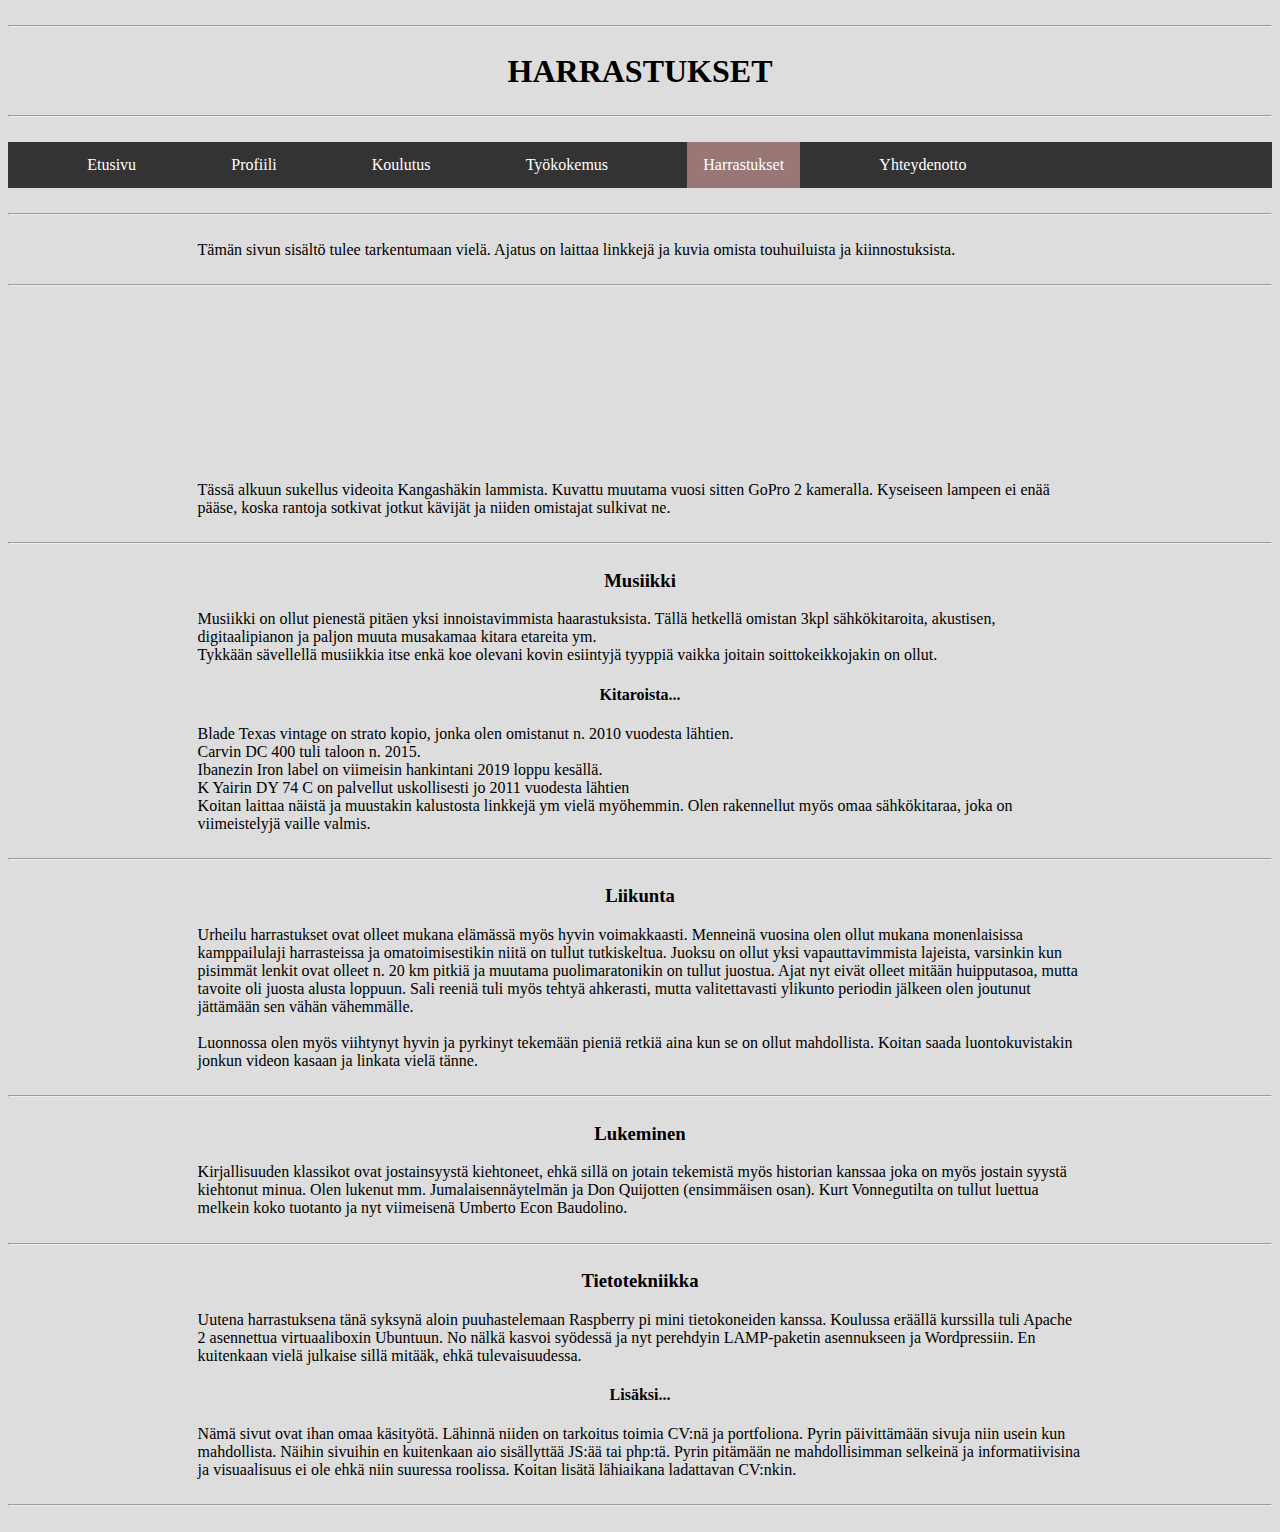
<file: gallery.html>
<!DOCTYPE html>

<html lang="fi">
    
    <head>
        <meta name="viewport" content="width=device-width, initial-scale=1, initial-scale=1.0"/>
        <meta charset="utf-8"/>
        <meta name="description" content="Web tutorial on my page">
        <meta name="author" content="Teemu Sekki">
        <link rel="stylesheet" type="text/css" href="oma2.css"/>

        <title>Teemu's portfolio</title>
    </head>
        
    <body>
        <main> 
            <hr>
        <header>                        
                <h1>HARRASTUKSET</h1>
        </header>
            <hr>
             <div>
                <ul>
                <li><a href="index.html">Etusivu</a></li>
                <li><a href="portfolio.html">Profiili</a></li>
                <li><a href="koulutus.html">Koulutus</a></li>
                <li><a href="performs.html">Työkokemus</a></li>
                <li><a href="gallery.html" class="active">Harrastukset</a></li>
                <li><a href="contact.html">Yhteydenotto</a></li>
            </ul>
            </div>
            <hr>
            <div>
            <p>Tämän sivun sisältö tulee tarkentumaan vielä. Ajatus on laittaa linkkejä ja kuvia omista touhuiluista ja kiinnostuksista.</p>
           <hr>
             <iframe src="https://www.youtube.com/embed/orO87QODYEY" frameborder="0" allow="accelerometer; autoplay; encrypted-media; gyroscope; picture-in-picture" allowfullscreen></iframe>
             <iframe src="https://www.youtube.com/embed/cDeVl2RcFQo" frameborder="0" allow="accelerometer; autoplay; encrypted-media; gyroscope; picture-in-picture" allowfullscreen></iframe>
             <p>Tässä alkuun sukellus videoita Kangashäkin lammista. Kuvattu muutama vuosi sitten GoPro 2 kameralla. Kyseiseen lampeen ei enää pääse, koska rantoja sotkivat jotkut kävijät ja niiden omistajat sulkivat ne.</p>   
         </div>
            <hr>
         <div>
          <h3>Musiikki</h3>
          <p>Musiikki on ollut pienestä pitäen yksi innoistavimmista haarastuksista. Tällä hetkellä omistan 3kpl sähkökitaroita, 
           akustisen, digitaalipianon ja paljon muuta musakamaa kitara etareita ym.<br>Tykkään sävellellä musiikkia itse enkä koe olevani 
           kovin esiintyjä tyyppiä vaikka joitain soittokeikkojakin on ollut.</p>
          <h4>Kitaroista...</h4>
           <p>Blade Texas vintage on strato kopio, jonka olen omistanut n. 2010 vuodesta lähtien.<br>
          Carvin DC 400 tuli taloon n. 2015.<br>
          Ibanezin Iron label on viimeisin hankintani 2019 loppu kesällä.<br>
          K Yairin DY 74 C on palvellut uskollisesti jo 2011 vuodesta lähtien<br>
           Koitan laittaa näistä ja muustakin kalustosta linkkejä ym vielä myöhemmin. Olen rakennellut myös omaa sähkökitaraa, 
          joka on viimeistelyjä vaille valmis.
          </p>
         </div>
         <hr>
         <h3>Liikunta</h3>
         <p>
         Urheilu harrastukset ovat olleet mukana elämässä myös hyvin voimakkaasti. Menneinä vuosina olen ollut mukana monenlaisissa kamppailulaji harrasteissa 
          ja omatoimisestikin niitä on tullut tutkiskeltua. Juoksu on ollut yksi vapauttavimmista lajeista, varsinkin kun pisimmät lenkit ovat olleet n. 20 km pitkiä 
          ja muutama puolimaratonikin on tullut juostua. Ajat nyt eivät olleet mitään huipputasoa, mutta tavoite oli juosta alusta loppuun. Sali reeniä tuli myös tehtyä ahkerasti, mutta valitettavasti ylikunto periodin jälkeen 
          olen joutunut jättämään sen vähän vähemmälle.<br><br>
          Luonnossa olen myös viihtynyt hyvin ja pyrkinyt tekemään pieniä retkiä aina kun se on ollut mahdollista. Koitan saada luontokuvistakin jonkun videon kasaan ja linkata vielä tänne.
         </p>
         <hr>
         <h3>Lukeminen</h3>
         <p>
         Kirjallisuuden klassikot ovat jostainsyystä kiehtoneet, ehkä sillä on jotain tekemistä myös historian kanssaa joka on 
          myös jostain syystä kiehtonut minua. 
          Olen lukenut mm. Jumalaisennäytelmän ja Don Quijotten (ensimmäisen osan). Kurt Vonnegutilta on tullut luettua melkein koko 
          tuotanto ja nyt viimeisenä Umberto Econ Baudolino.
         </p>
         <hr>
         <h3>Tietotekniikka</h3>
         <p>
          Uutena harrastuksena tänä syksynä aloin puuhastelemaan Raspberry pi mini tietokoneiden kanssa. 
          Koulussa eräällä kurssilla tuli Apache 2 asennettua virtuaaliboxin Ubuntuun. No nälkä kasvoi syödessä ja 
          nyt perehdyin LAMP-paketin asennukseen ja Wordpressiin. En kuitenkaan vielä julkaise sillä mitääk, ehkä tulevaisuudessa.
          
         </p>
          <h4>Lisäksi...</h4>
                <p>
                 Nämä sivut ovat ihan omaa käsityötä. Lähinnä niiden on tarkoitus toimia CV:nä ja portfoliona. 
                 Pyrin päivittämään sivuja niin usein kun mahdollista. Näihin sivuihin en kuitenkaan aio sisällyttää JS:ää tai php:tä. 
                 Pyrin pitämään ne mahdollisimman selkeinä ja informatiivisina ja visuaalisuus ei ole ehkä niin suuressa roolissa. 
                 Koitan lisätä lähiaikana ladattavan CV:nkin.
             </p>
         
            <hr>
        </main>
    </body>
</html>
</file>
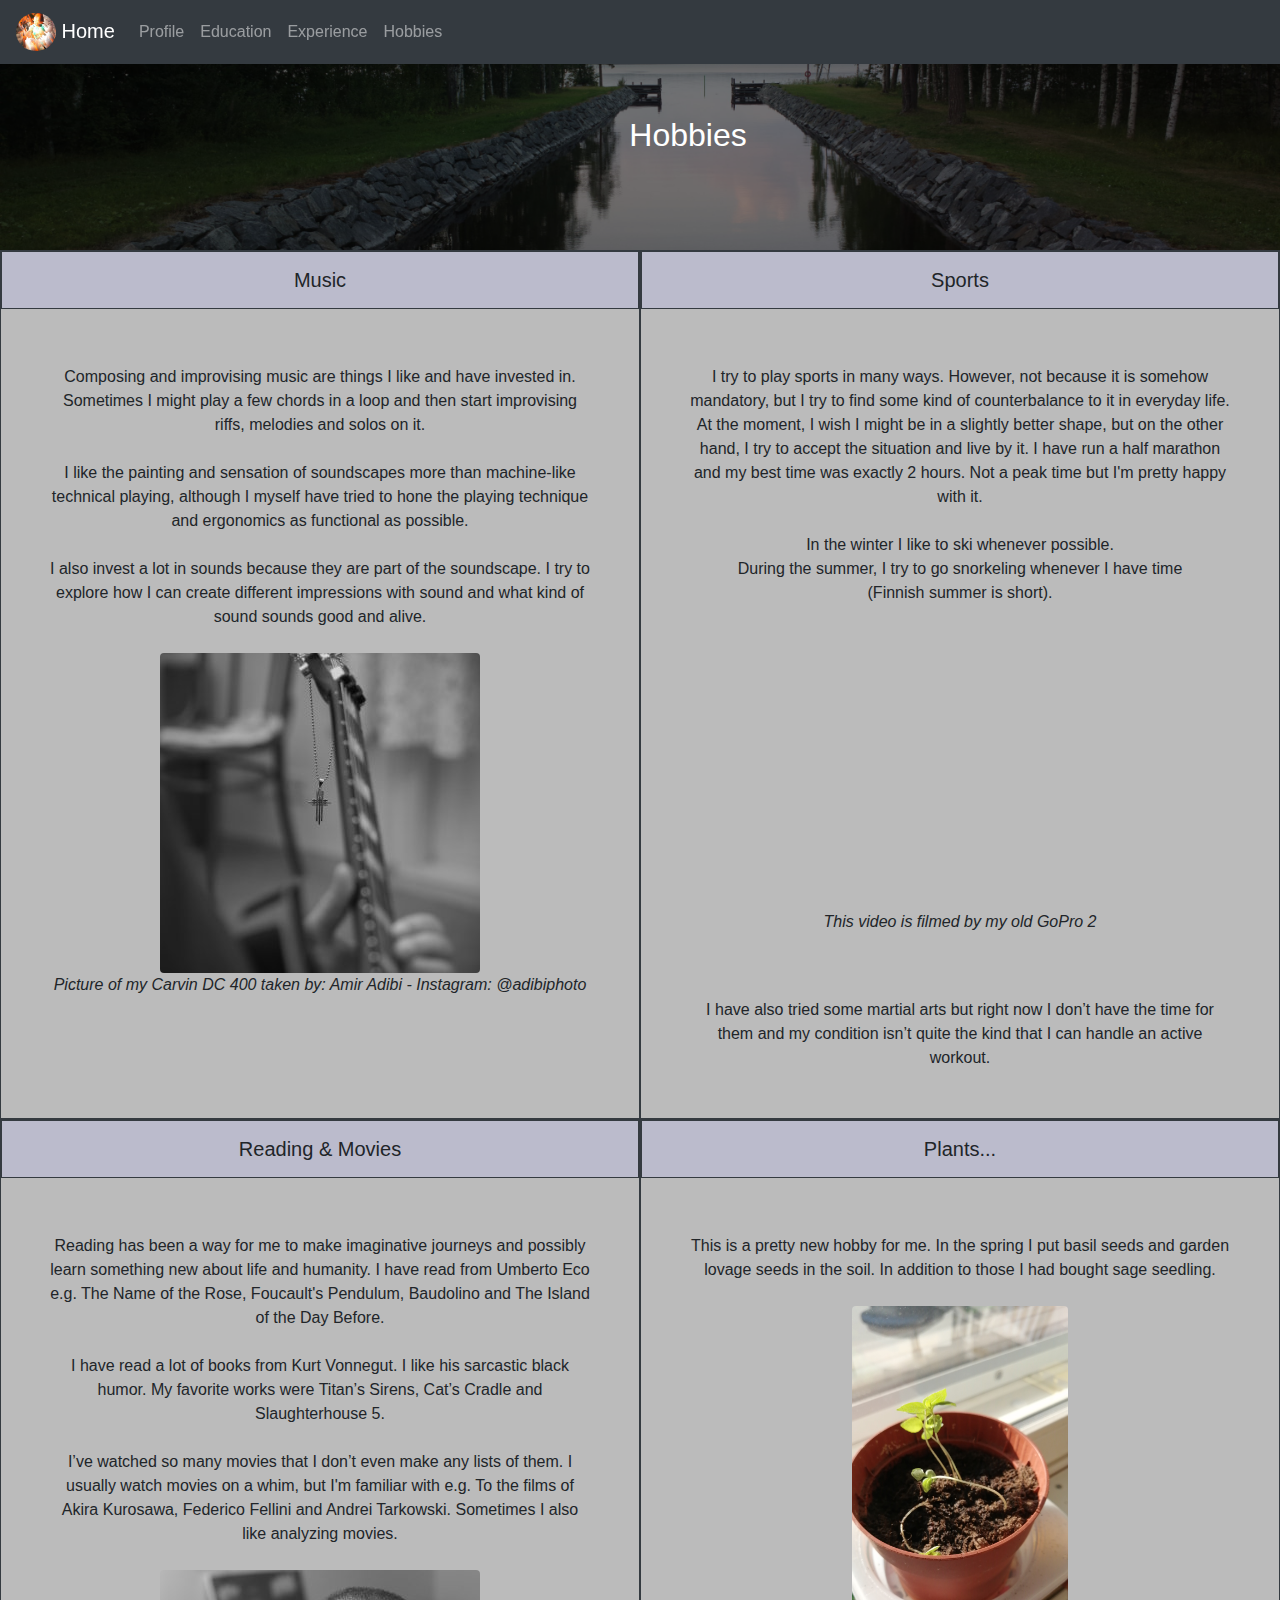
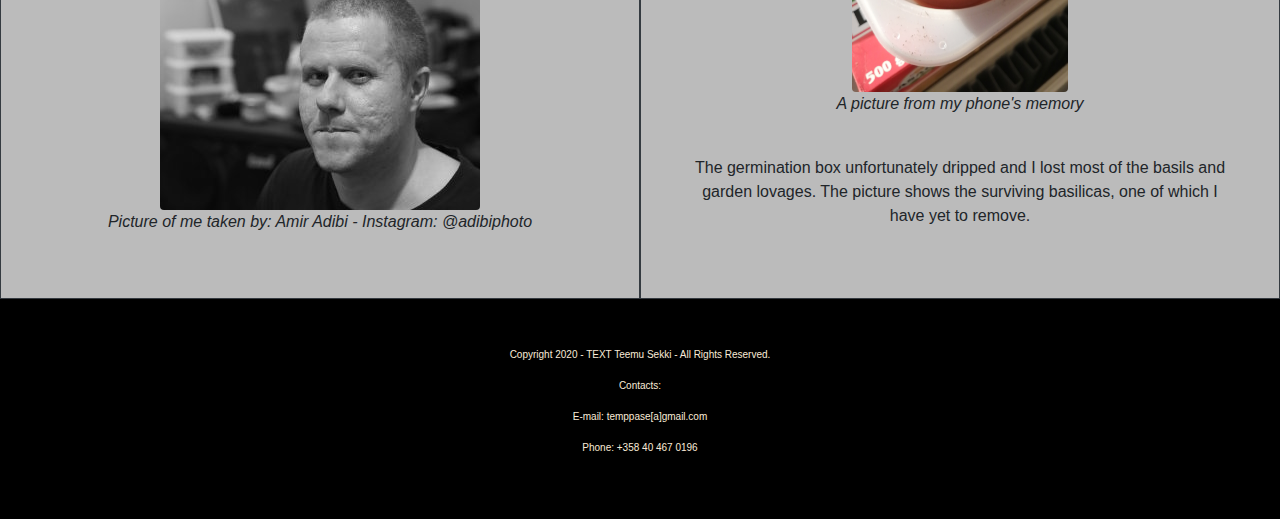
<file: hobbies.html>
<!DOCTYPE html>

<html lang="en">
    
    <head>
      <meta name="viewport" content="width=device-width, initial-scale=1.0">
        <meta charset="utf-8">
        <meta name="description" content="Web tutorial on my page">
        <meta name="author" content="Teemu Sekki">
        <link rel="stylesheet" href="assets/css/style.css">
        <link rel="stylesheet" href="https://maxcdn.bootstrapcdn.com/bootstrap/4.5.2/css/bootstrap.min.css">
        <script src="https://ajax.googleapis.com/ajax/libs/jquery/3.5.1/jquery.min.js"></script>
        <script src="https://cdnjs.cloudflare.com/ajax/libs/popper.js/1.16.0/umd/popper.min.js"></script>
        <script src="https://maxcdn.bootstrapcdn.com/bootstrap/4.5.2/js/bootstrap.min.js"></script>

        <title>Hobbies</title>
    </head>
        
    <body class="bg-gray">
        <main>  
                           <!-- Navbar -->
                           <nav class="navbar navbar-expand-sm bg-dark fixed-top shadow navbar-dark">
                            <a class="navbar-brand" href="index.html"><img class="rounded-circle" alt="logo" src="assets/img/avatar.jpg" style="width:40px">
                                Home
                            </a>
                            <button class="navbar-toggler" type="button" data-toggle="collapse" data-target="#collapsibleNavbar">
                            <span class="navbar-toggler-icon"></span>
                            </button>
                            <div class="collapse navbar-collapse" id="collapsibleNavbar">
                            <ul class="navbar-nav">
                                <li class="nav-item">
                                    <a class="nav-link" href="profile.html">Profile</a>
                                </li>
                                <li class="nav-item">
                                    <a class="nav-link" href="education.html">Education</a>
                                </li>
                                <li class="nav-item">
                                    <a class="nav-link" href="experience.html">Experience</a>
                                </li>
                                <li class="nav-item">
                                    <a class="nav-link" href="hobbies.html">Hobbies</a>
                                </li>
                            </ul>
                            </div>  
                        </nav>
                    <!-- Header -->
                    <div class="bg-img">
                        <div class="overlay">
                            <div class="container">
                                <div class="row">
                                    <div class="col-md-4"></div>
                                    <div class="col-md-4 text-center text-white font-weight-bold m-5">
                                        <h2 class="my-5">
                                            Hobbies
                                        </h2>
                                    </div>
                                    <div class="col-md-4"></div>
                                </div>
                            </div>
                        </div>
                    </div>
<!-- Content -->
            <div class="container-fluid">
              <div class="row">
                <div class="col-lg-6 text-center border border-dark bg-light-gray p-0">
                    <h5 class="c-head py-3 border border-dark">
                      Music
                    </h5>
                  <div class="p-5">
                    Composing and improvising music are things I like and have invested in. 
                    Sometimes I might play a few chords in a loop and then start improvising riffs, 
                    melodies and solos on it. <br><br> I like the painting and sensation of soundscapes more than 
                    machine-like technical playing, although I myself have tried to hone the playing technique 
                    and ergonomics as functional as possible. <br><br> I also invest a lot in sounds because they are 
                    part of the soundscape. I try to explore how I can create different impressions with sound and 
                    what kind of sound sounds good and alive.
                    <br><br>
                    <img src="assets/img/guitar.jpg" class="img-fluid rounded" alt="Guitar">
                    <p style="font-style: italic;">Picture of my Carvin DC 400 taken by: Amir Adibi - Instagram: @adibiphoto</p>
                </div>
                </div>
                <div class="col-lg-6 text-center border border-dark bg-light-gray p-0">
                  <h5 class="c-head py-3 border border-dark">
                      Sports
                    </h5>
                  <div class="p-5">
                    I try to play sports in many ways. 
                    However, not because it is somehow mandatory, but I try to find some kind of counterbalance 
                    to it in everyday life. At the moment, I wish I might be in a slightly better shape, but on 
                    the other hand, I try to accept the situation and live by it. I have run a half marathon and 
                    my best time was exactly 2 hours. Not a peak time but I'm pretty happy with it. <br><br> In the winter 
                    I like to ski whenever possible.<br> During the summer, I try to go snorkeling whenever I 
                    have time <br> (Finnish summer is short).
                    <div class="embed-responsive embed-responsive-16by9">
                      <iframe class="embed-responsive-item" 
                        src="https://www.youtube.com/embed/orO87QODYEY" 
                        title="YouTube video player" 
                        allow="accelerometer; autoplay; clipboard-write; encrypted-media; gyroscope; picture-in-picture" 
                        allowfullscreen></iframe>
                    </div>
                    <p style="font-style: italic;">This video is filmed by my old GoPro 2</p>
                    <br><br> I have also tried some martial arts but right now I 
                    don’t have the time for them and my condition isn’t quite the kind that I can handle an active 
                    workout.
                  </div>
                </div>
              </div>
              
              <div class="row">
                <div class="col-lg-6 text-center border border-dark bg-light-gray p-0">
                  <h5 class="c-head py-3 border border-dark">
                      Reading & Movies
                  </h5>
                <div class="p-5">
                  Reading has been a way for me to make imaginative journeys and possibly learn something new about 
                  life and humanity. I have read from Umberto Eco e.g. The Name of the Rose, Foucault's Pendulum, 
                  Baudolino and The Island of the Day Before. <br><br>
                  I have read a lot of books from Kurt Vonnegut. 
                  I like his sarcastic black humor. 
                  My favorite works were Titan’s Sirens, Cat’s Cradle and Slaughterhouse 5. <br><br>
                  I’ve watched so many movies that I don’t even make any lists of them. 
                  I usually watch movies on a whim, but I'm familiar with e.g. To the films of Akira Kurosawa, 
                  Federico Fellini and Andrei Tarkowski. Sometimes I also like analyzing movies.
                  <br><br>
                  <img src="assets/img/me.jpg" class="img-fluid rounded" alt="Me">
                  <p style="font-style: italic;">Picture of me taken by: Amir Adibi - Instagram: @adibiphoto</p>
                </div>
                </div>
                <div class="col-lg-6 text-center border border-dark bg-light-gray p-0">
                  <h5 class="c-head p-3 border border-dark">
                    Plants...
                  </h5>
                <div class="p-5">
                  This is a pretty new hobby for me. 
                  In the spring I put basil seeds and garden lovage seeds in the soil. 
                  In addition to those I had bought sage seedling. 
                  <br><br>
                  <img src="assets/img/basil.jpeg" class="img-fluid rounded" alt="Basil" style="width: 40%;">
                  <p style="font-style: italic;">A picture from my phone's memory</p>
                  <br>
                  The germination box unfortunately dripped and I lost most of the basils and garden lovages. 
                  The picture shows the surviving basilicas, one of which I have yet to remove.
                </div>
                </div>
              </div>
            </div>
                <!-- Footer -->
                <div class="container-fluid py-5 footer">
                  <div class="col text-center">
                      <p>Copyright 2020 - <span id="year">TEXT</span> Teemu Sekki - All Rights Reserved.</p>
                      <p>Contacts: </p>
                      <p>E-mail: temppase[a]gmail.com</p>
                      <p>Phone: +358 40 467 0196</p>
                  </div>
                </div>
        </main>
    </body>
</html>
</file>
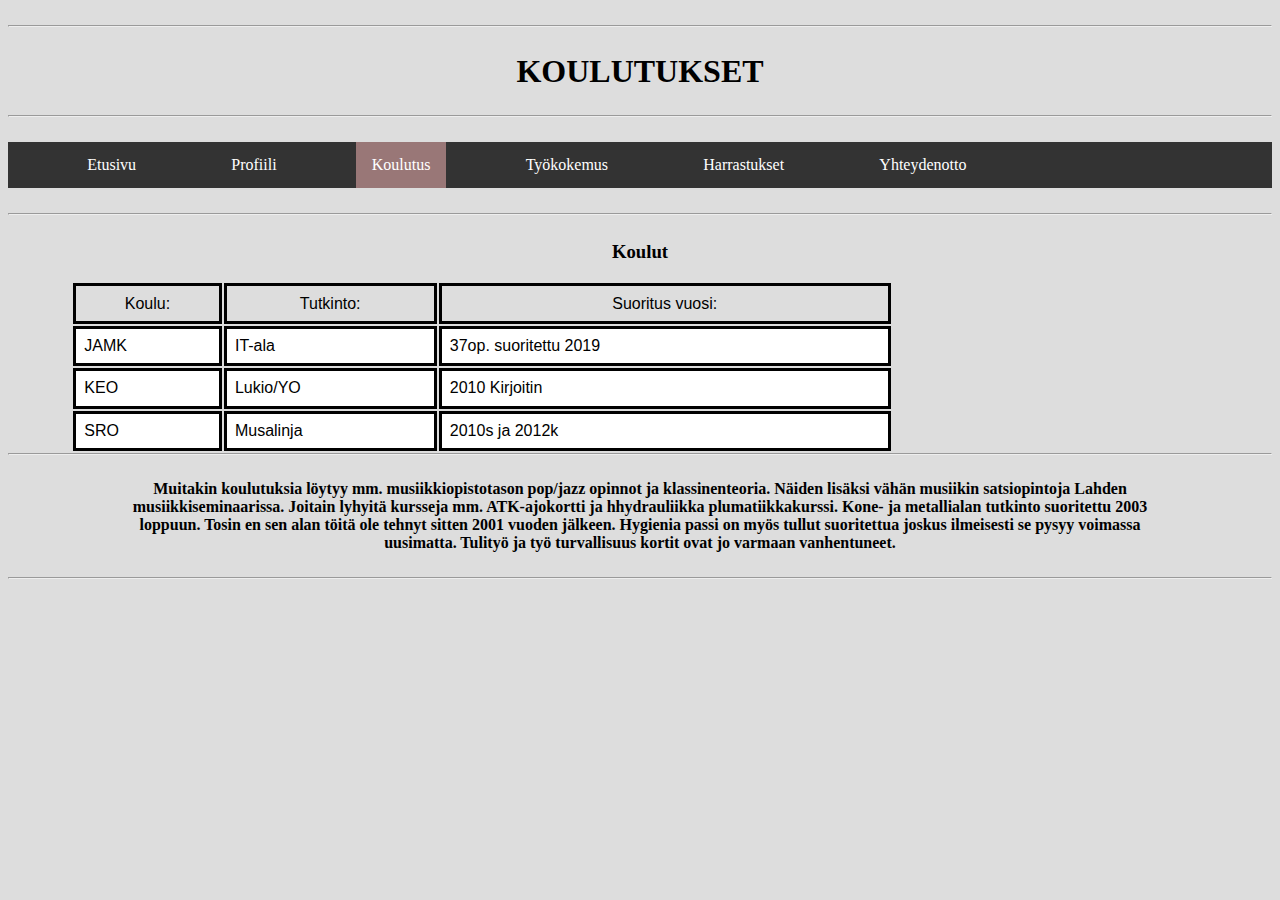
<file: koulutus.html>
<!DOCTYPE html>

<html lang="fi">
    
    <head>
        <meta name="viewport" content="width=device-width, initial-scale=1, initial-scale=1.0"/>
        <meta charset="utf-8"/>
        <meta name="description" content="Web tutorial on my page">
        <meta name="author" content="Teemu Sekki">

        <link rel="stylesheet" type="text/css" href="oma2.css"/>
        

       
     

        <title>Pages of Teemu</title>
    </head>
        
        <body>
        <main>
            <hr>
        <header>                        
                <h1>KOULUTUKSET</h1>
        </header>
            <hr>
            <div>
            <ul>
                <li><a href="index.html">Etusivu</a></li>
                <li><a href="portfolio.html">Profiili</a></li>
                <li><a href="koulutus.html" class="active">Koulutus</a></li>
                <li><a href="performs.html">Työkokemus</a></li>
                <li><a href="gallery.html">Harrastukset</a></li>
                <li><a href="contact.html">Yhteydenotto</a></li>
            </ul>
            </div> 
            <hr>
               <h3>
         Koulut
         </h3>
            <table>
            <tr>
              
                <td class="c">Koulu:</td>
                <td class="c">Tutkinto:</td>
                <td class="c">Suoritus vuosi:</td>
               
            </tr>
            <tr>
               
                <td class="w">JAMK</td>
                <td class="w">IT-ala</td>
                <td class="w">37op. suoritettu 2019</td>

            </tr>
            <tr>
               
                <td class="w">KEO</td>
                <td class="w">Lukio/YO</td>
                <td class="w">2010 Kirjoitin</td>

            </tr>
            <tr>
               
                <td class="w">SRO</td>
                <td class="w">Musalinja</td>
                <td class="w">2010s ja 2012k</td>

            </tr>
            </table>
            <hr>
            <h4>
                Muitakin koulutuksia löytyy mm. musiikkiopistotason pop/jazz opinnot ja klassinenteoria. Näiden lisäksi vähän musiikin satsiopintoja Lahden musiikkiseminaarissa.
                Joitain lyhyitä kursseja mm. ATK-ajokortti ja hhydrauliikka plumatiikkakurssi. Kone- ja metallialan tutkinto suoritettu 2003 loppuun. Tosin en sen alan töitä ole tehnyt sitten 2001 vuoden jälkeen.
                Hygienia passi on myös tullut suoritettua joskus ilmeisesti se pysyy voimassa uusimatta. Tulityö ja työ turvallisuus kortit ovat jo varmaan vanhentuneet.
                
            </h4>
            <hr>
                </main> 
                
        </body>
</html>
</file>
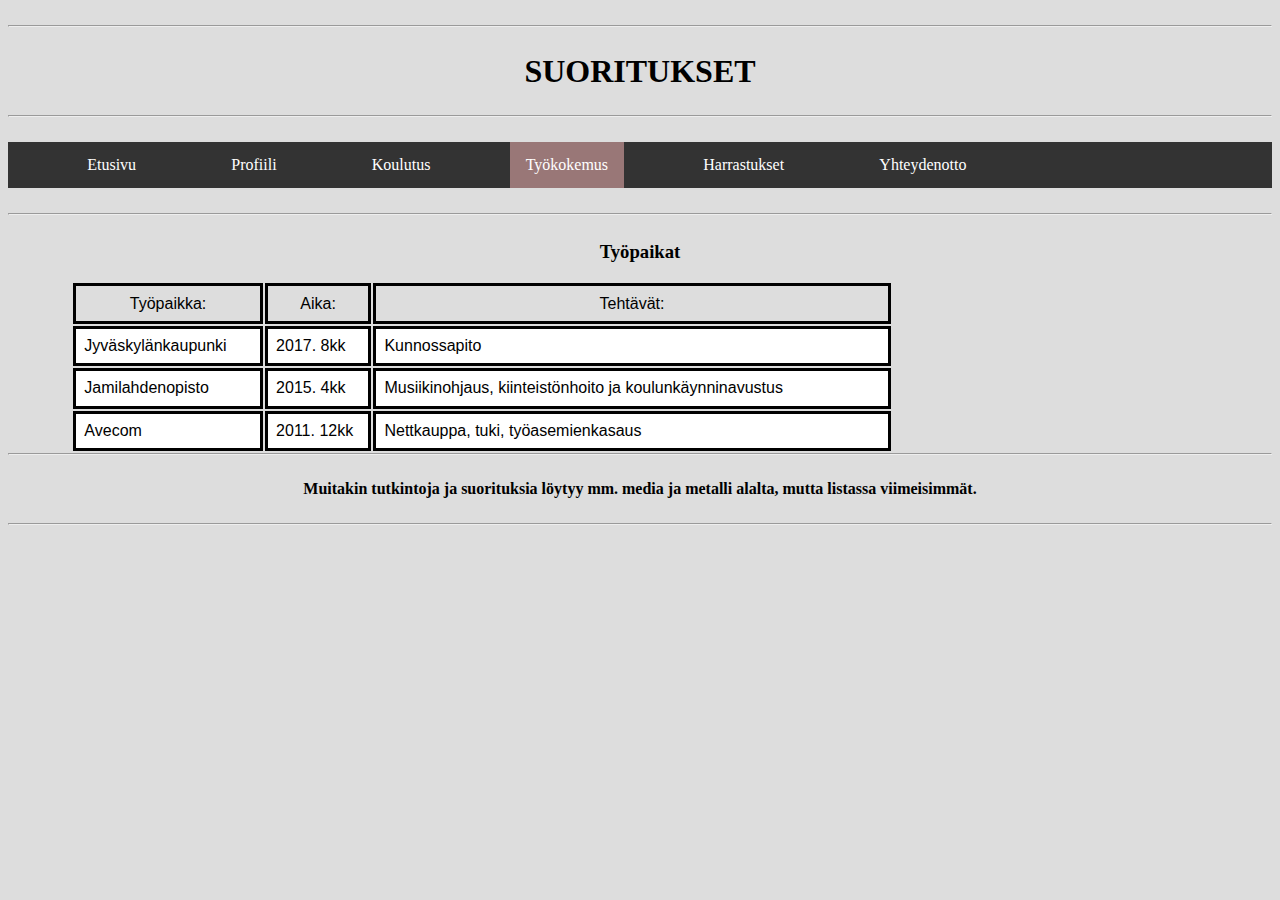
<file: performs.html>
<!DOCTYPE html>

<html lang="fi">
    
    <head>
        <meta name="viewport" content="width=device-width, initial-scale=1, initial-scale=1.0"/>
        <meta charset="utf-8"/>
        <meta name="description" content="Web tutorial on my page">
        <meta name="author" content="Teemu Sekki">
        <link rel="stylesheet" type="text/css" href="oma2.css"/>

        <title>Teemu's portfolio</title>
    </head>
        
    <body>
        <main> 
            <hr>
        <header>                        
                <h1>SUORITUKSET</h1>
        </header>
            <hr>
             <div>
                <ul>
                <li><a href="index.html">Etusivu</a></li>
                <li><a href="portfolio.html">Profiili</a></li>
                <li><a href="koulutus.html">Koulutus</a></li>
                <li><a href="performs.html" class="active">Työkokemus</a></li>
                <li><a href="gallery.html">Harrastukset</a></li>
                <li><a href="contact.html">Yhteydenotto</a></li>
            </ul>     
            </div>
            <hr>
         <h3>
         Työpaikat
         </h3>
            <table>
             <tr>
              
                <td class="c">Työpaikka:</td>
                <td class="c">Aika:</td>
                <td class="c">Tehtävät:</td>
               
            </tr>
            <tr>
               
                <td class="w">Jyväskylänkaupunki</td>
                <td class="w">2017. 8kk</td>
                <td class="w">Kunnossapito</td>

            </tr>
            <tr>
               
                <td class="w">Jamilahdenopisto</td>
                <td class="w">2015. 4kk</td>
                <td class="w">Musiikinohjaus, kiinteistönhoito ja koulunkäynninavustus</td>

            </tr>
            <tr>
               
                <td class="w">Avecom</td>
                <td class="w">2011. 12kk</td>
                <td class="w">Nettkauppa, tuki, työasemienkasaus</td>

            </tr>
                </table>
            <hr>
         
            <h4>Muitakin tutkintoja ja suorituksia löytyy mm. media ja metalli alalta, mutta listassa viimeisimmät.
                </h4>
                <hr>
          
        </main>
    </body>
</html>
</file>
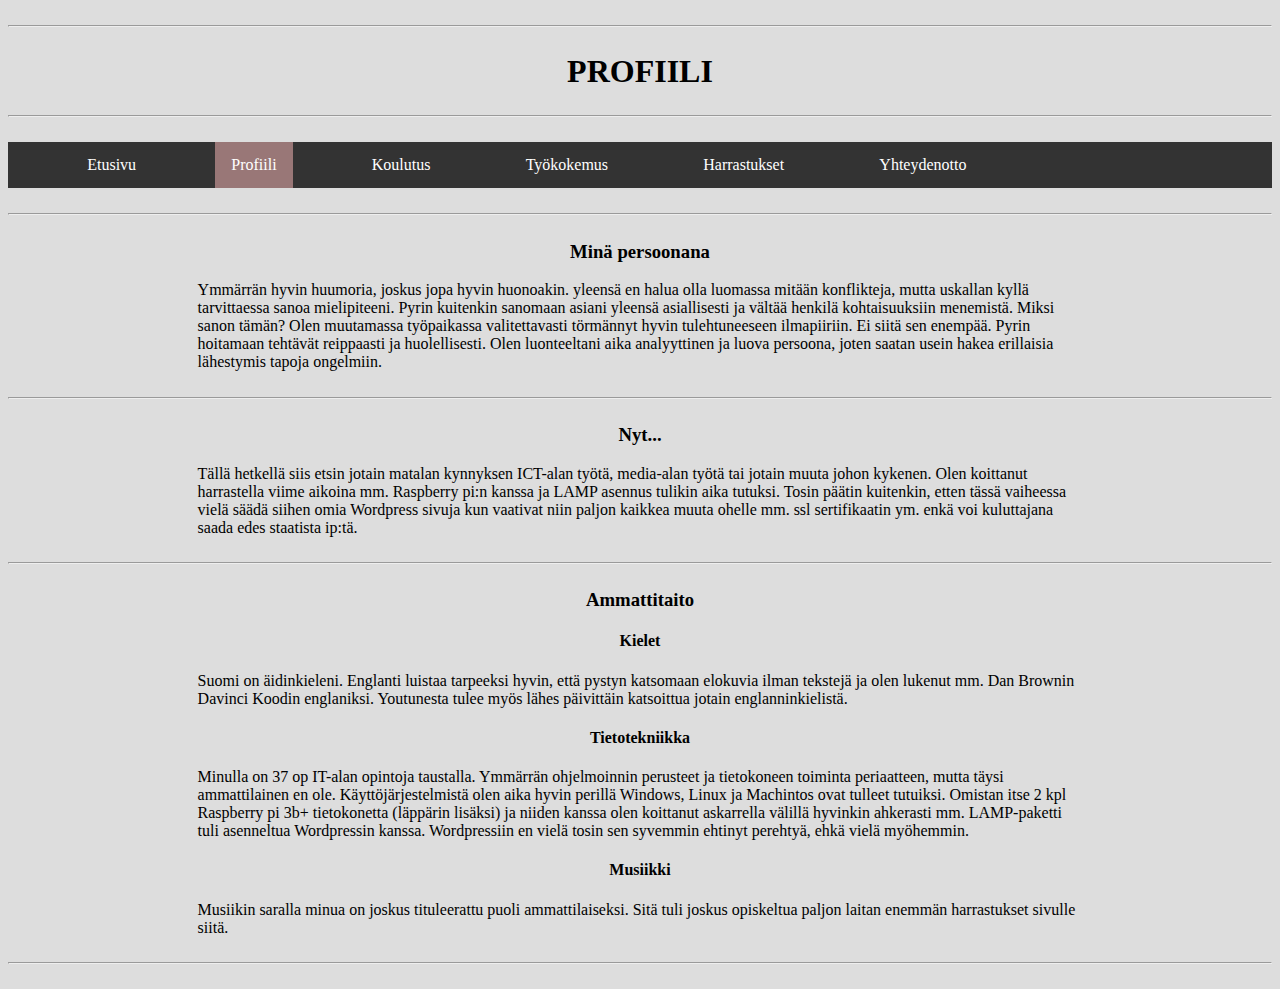
<file: portfolio.html>
<!DOCTYPE html>

<html lang="fi">
    
    <head>
        <meta name="viewport" content="width=device-width, initial-scale=1, initial-scale=1.0"/>
        <meta charset="utf-8"/>
        <meta name="description" content="Web tutorial on my page">
        <meta name="author" content="Teemu Sekki">
        <link rel="stylesheet" type="text/css" href="oma2.css"/>

        <title>Teemu's portfolio</title>
    </head>
        
    <body>
        <main>
            <hr>
        <header>                        
                <h1>PROFIILI</h1>
        </header>
            <hr>
             <div>
                 <ul>
                <li><a href="index.html">Etusivu</a></li>
                <li><a href="portfolio.html" class="active">Profiili</a></li>
                <li><a href="koulutus.html">Koulutus</a></li>
                <li><a href="performs.html">Työkokemus</a></li>
                <li><a href="gallery.html">Harrastukset</a></li>
                <li><a href="contact.html">Yhteydenotto</a></li>
            </ul>        
            </div>
            <hr>
             <h3>Minä persoonana</h3>
                <p>
                 Ymmärrän hyvin huumoria, joskus jopa hyvin huonoakin. yleensä en halua olla luomassa mitään konflikteja, mutta uskallan kyllä tarvittaessa sanoa mielipiteeni. 
                    Pyrin kuitenkin sanomaan asiani yleensä asiallisesti ja vältää henkilä kohtaisuuksiin menemistä. Miksi sanon tämän? 
                    Olen muutamassa työpaikassa valitettavasti törmännyt hyvin tulehtuneeseen ilmapiiriin. Ei siitä sen enempää. 
                    Pyrin hoitamaan tehtävät reippaasti ja huolellisesti. Olen luonteeltani aika analyyttinen ja luova persoona, 
                    joten saatan usein hakea erillaisia lähestymis tapoja ongelmiin.
             </p>
         <hr>
            <h3>Nyt...</h3>
                <p>
                 Tällä hetkellä siis etsin jotain matalan kynnyksen ICT-alan työtä, media-alan työtä tai jotain muuta johon kykenen. 
                 Olen koittanut harrastella viime aikoina mm. Raspberry pi:n kanssa ja LAMP asennus tulikin aika tutuksi. 
                 Tosin päätin kuitenkin, etten tässä vaiheessa vielä säädä siihen omia Wordpress sivuja kun vaativat niin paljon kaikkea muuta ohelle mm. 
                 ssl sertifikaatin ym. enkä voi kuluttajana saada edes staatista ip:tä. 
             </p>
            
            <hr>
        
           
            <h3>Ammattitaito</h3>
            
                  
                 <h4>Kielet</h4>
                <p>
                  Suomi on äidinkieleni. Englanti luistaa tarpeeksi hyvin, että pystyn katsomaan elokuvia ilman tekstejä ja olen lukenut mm. Dan Brownin Davinci Koodin englaniksi. 
                    Youtunesta tulee myös lähes päivittäin katsoittua jotain englanninkielistä.
            </p>
            <h4>Tietotekniikka</h4>
            <p>
            Minulla on 37 op IT-alan opintoja taustalla. Ymmärrän ohjelmoinnin perusteet ja tietokoneen toiminta periaatteen, mutta täysi ammattilainen en ole. 
                Käyttöjärjestelmistä olen aika hyvin perillä Windows, Linux ja Machintos ovat tulleet tutuiksi. Omistan itse 2 kpl Raspberry pi 3b+ tietokonetta (läppärin lisäksi) 
                ja niiden kanssa olen koittanut askarrella välillä hyvinkin ahkerasti mm. LAMP-paketti tuli asenneltua Wordpressin kanssa. Wordpressiin en vielä tosin sen syvemmin ehtinyt perehtyä, 
                ehkä vielä myöhemmin.
            </p>
            <h4>Musiikki</h4>
            <p>
            Musiikin saralla minua on joskus tituleerattu puoli ammattilaiseksi. Sitä tuli joskus opiskeltua paljon laitan enemmän harrastukset sivulle siitä.
            </p>
            <hr>
           
           
        
            
            
            
            
        </main>
    </body>
</html>
</file>
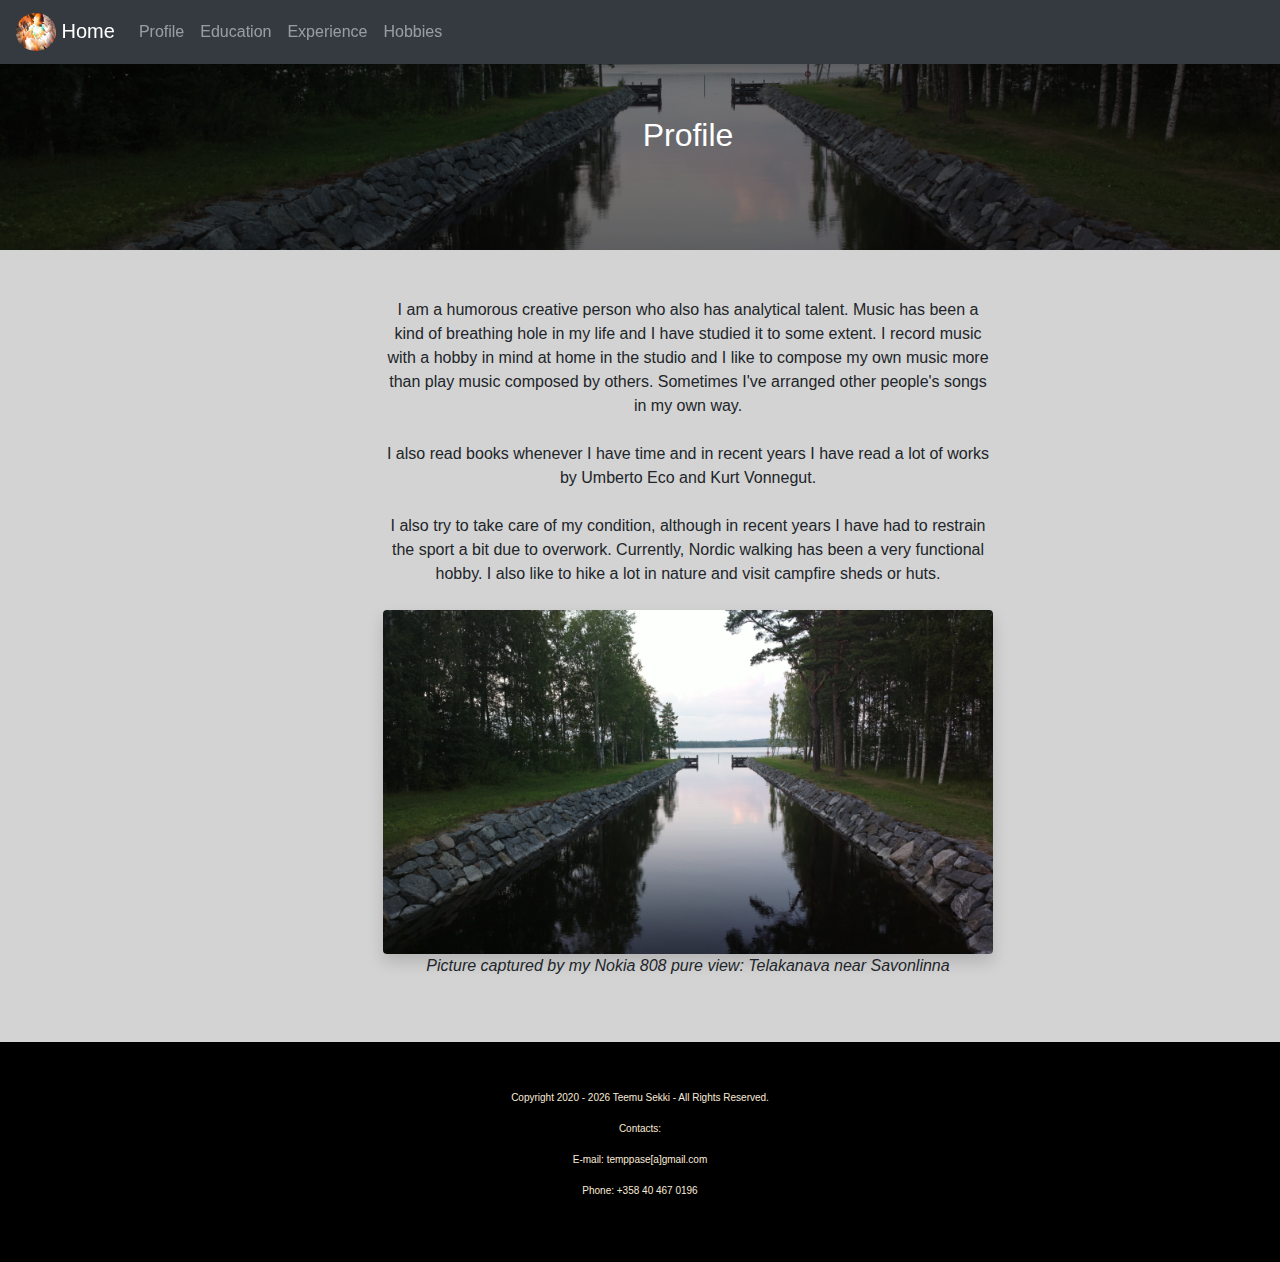
<file: profile.html>
<!DOCTYPE html>

<html lang="fi">
    
    <head>
        <meta name="description" content="Web tutorial on my page">
        <meta name="author" content="Teemu Sekki">
        <meta charset="utf-8">
        <meta name="viewport" content="width=device-width, initial-scale=1">
        <link rel="stylesheet" href="assets/css/style.css">
        <link rel="stylesheet" href="https://maxcdn.bootstrapcdn.com/bootstrap/4.5.2/css/bootstrap.min.css">
        <script src="https://ajax.googleapis.com/ajax/libs/jquery/3.5.1/jquery.min.js"></script>
        <script src="https://cdnjs.cloudflare.com/ajax/libs/popper.js/1.16.0/umd/popper.min.js"></script>
        <script src="https://maxcdn.bootstrapcdn.com/bootstrap/4.5.2/js/bootstrap.min.js"></script>
        <script type="text/javascript" src="assets/js/functions.js"></script>

        <title>Portfolio</title>
    </head>
        
    <body style="background-color: lightgrey;">
        <main> 
                <!-- Navbar -->
                <nav class="navbar navbar-expand-sm bg-dark fixed-top shadow navbar-dark">
                    <a class="navbar-brand" href="index.html"><img class="rounded-circle" alt="logo" src="assets/img/avatar.jpg" style="width:40px">
                        Home
                    </a>
                    <button class="navbar-toggler" type="button" data-toggle="collapse" data-target="#collapsibleNavbar">
                    <span class="navbar-toggler-icon"></span>
                    </button>
                    <div class="collapse navbar-collapse" id="collapsibleNavbar">
                    <ul class="navbar-nav">
                        <li class="nav-item">
                            <a class="nav-link" href="profile.html">Profile</a>
                        </li>
                        <li class="nav-item">
                            <a class="nav-link" href="education.html">Education</a>
                        </li>
                        <li class="nav-item">
                            <a class="nav-link" href="experience.html">Experience</a>
                        </li>
                        <li class="nav-item">
                            <a class="nav-link" href="hobbies.html">Hobbies</a>
                        </li>
                    </ul>
                    </div>  
                </nav>
            <!-- Header -->
            <div class="bg-img">
                <div class="overlay">
                    <div class="container-fluid">
                        <div class="row">
                            <div class="col-md-4"></div>
                            <div class="col-md-4 text-center text-white font-weight-bold m-5">
                                <h2 class="my-5">
                                    Profile
                                </h2>
                            </div>
                            <div class="col-md-4"></div>
                        </div>
                    </div>
                </div>
            </div>


<!-- Content -->
        <div class="container-fluid">
            <div class="row">
                <div class="col-lg-3">

                </div>
                <div class="col-lg-6 text-center m-5">
                    I am a humorous creative person who also has analytical talent. 
                    Music has been a kind of breathing hole in my life and I have studied it to some extent. 
                    I record music with a hobby in mind at home in the studio and I like to compose my own music more than play music composed by others. 
                    Sometimes I've arranged other people's songs in my own way. <br><br>
                    I also read books whenever I have time and in recent years I have read a lot of works by Umberto Eco and Kurt Vonnegut. <br><br>
                    I also try to take care of my condition, although in recent years I have had to restrain the sport a bit due to overwork. 
                    Currently, Nordic walking has been a very functional hobby. 
                    I also like to hike a lot in nature and visit campfire sheds or huts. <br>
                    <br>
                    <img src="assets/img/telakanava.jpg" class="img-fluid shadow rounded" alt="Telakanava">
                    <p style="font-style: italic;">Picture captured by my Nokia 808 pure view: Telakanava near Savonlinna</p>
                    
                </div>
                    
                </div>
            </div>
        </div>   
<!-- Footer -->
                <!-- Footer -->
                <div class="container-fluid py-5 footer">
                    <div class="col text-center">
                        <p>Copyright 2020 - <span id="year">TEXT</span> Teemu Sekki - All Rights Reserved.</p>
                        <p>Contacts: </p>
                        <p>E-mail: temppase[a]gmail.com</p>
                        <p>Phone: +358 40 467 0196</p>
                    </div>
                  </div>
        </main>
    </body>
</html>
</file>
<file: assets/css/style.css>
.bg-gray{
    background-color: #aaa;
}
.bg-light-gray{
    background-color: #bbb;
}
.bg-heading{
    background-color: #bbc;
}
.bg-img {
    background-image: url("../img/telakanava.jpg");
    background-size: cover;
    background-position-x: center;
    background-position-y: center;
    margin-top: 20px;
}
.overlay {
    position: relative;
    width: 100%;
    height: 100%;
    top: 0;
    left: 0;
    right: 0;
    bottom: 0;
    background-color: rgba(0,0,0,0.5);
    z-index: 2;
    cursor: pointer;
}
.footer{
    font-size: x-small;
    background-color: black;
    color: antiquewhite;
}
.round-c{
    border-radius: 20px;
}
.c-head{
    background-color: #bbc;
}
h1,h2,h3,h4,h5,h6{
    text-align: center;
}
</file>
<file: oma2.css>
body{
    height: 100%;
    width: auto;
    background-color: #ddd;
 
}
header{
    font-family: verdana;
    text-align: center;
}
table {
  font-family: arial, sans-serif;
   float: left;
    padding-left: 5%;
    height: auto;
    width: 70%;

  
}
h3{
    text-align: center;
}
h4{
    text-align: center;
    margin-left: 8%;
    margin-right: 8%;
}
p{
    margin-left: 15%;
    margin-right: 15%;
    
}
hr{
    clear: both;
    margin-top:2%;
    margin-bottom:2%;
}
td, th {
  border: 1px solid #ddd;
  text-align: left;
  padding: 1%;
    border: solid;
}


.c{
    text-align: center; /*centering text*/
    
}
.w{
    background-color: white;
}
img{
    width: 10%;
    height: auto;
    margin-left: 2%;
    border: solid;
    
}
iframe{
margin-left: 10%;
}   

ul {                        /*Navigator start*/
  
  list-style-type: none;
  margin: 0;
  padding: 0;
  overflow: hidden;
  background-color: #333;
}

li {
  float: left;
    padding-left: 5%;
}

li a {
  display: block;
  color: white;
  text-align: center;
  padding: 14px 16px;
  text-decoration: none;
}

a:hover:not(.active) {
  background-color: #222;
}

.active {
  background-color:#977;


}
@media only screen and (max-width: 600px) {
  img{
    width: 40%;
    height: auto;
    margin-left: 2%;
    border: solid;
    }
  li {
  float: left;
   
}
    p{
    margin-left: 4%;
    margin-right: 4%;
    
}
    h4{
    text-align: center;
    margin-left: 4%;
    margin-right: 4%;
}
    iframe{
margin-left: 5%;
}   
}
</file>
